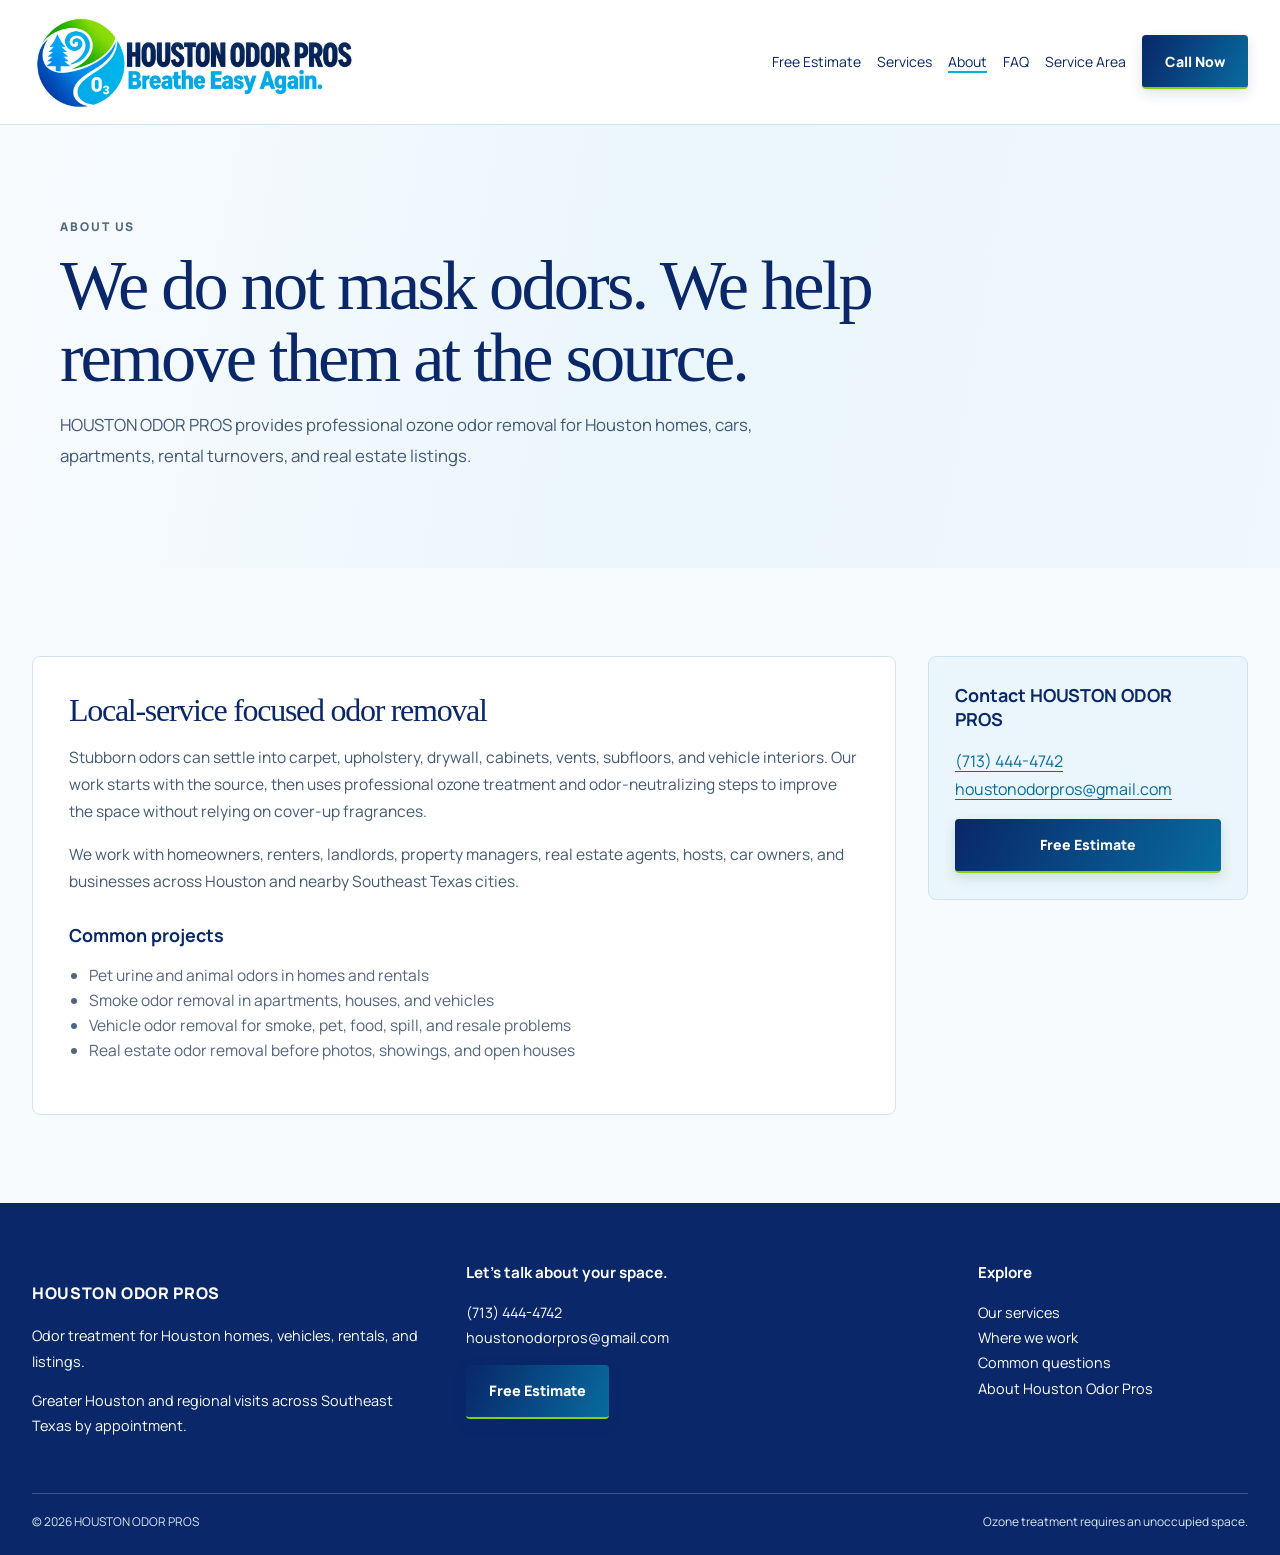
<file: about.html>
<!doctype html>
<html lang="en">
<head>
  <meta charset="utf-8"><meta name="viewport" content="width=device-width, initial-scale=1">
  <title>About HOUSTON ODOR PROS | Ozone Odor Removal Houston</title>
  <meta name="description" content="About HOUSTON ODOR PROS, a Houston odor removal business specializing in ozone treatment for homes, vehicles, rentals, and real estate listings.">
  <link rel="canonical" href="https://www.houstonodorpros.com/about">
  <meta property="og:title" content="About HOUSTON ODOR PROS | Ozone Odor Removal Houston">
  <meta property="og:description" content="About HOUSTON ODOR PROS, a Houston odor removal business specializing in ozone treatment for homes, vehicles, rentals, and real estate listings.">
  <meta property="og:type" content="website">
  <meta property="og:site_name" content="HOUSTON ODOR PROS">

  <link rel="preconnect" href="https://images.unsplash.com"><link rel="stylesheet" href="/styles.css">

<link rel="stylesheet" href="/texas.css?v=20261124">
<link rel="icon" type="image/x-icon" href="/assets/icons/favicon.ico?v=20261124">
<link rel="icon" type="image/png" sizes="32x32" href="/assets/icons/favicon-32.png?v=20261124">
<link rel="icon" type="image/png" sizes="192x192" href="/assets/icons/favicon-192.png?v=20261124">
<link rel="apple-touch-icon" sizes="180x180" href="/assets/icons/apple-touch-icon.png?v=20261124">
<link rel="stylesheet" href="https://fonts.googleapis.com/css2?family=Manrope:wght@400;600;700;800;900&display=swap">
  <meta property="og:url" content="https://www.houstonodorpros.com/about">
  <meta property="og:image" content="https://www.houstonodorpros.com/assets/houston-odor-pros-social-logo-20261124-v2.png">
  <meta property="og:image:secure_url" content="https://www.houstonodorpros.com/assets/houston-odor-pros-social-logo-20261124-v2.png">
  <meta property="og:image:type" content="image/png">
  <meta property="og:image:width" content="1200">
  <meta property="og:image:height" content="630">
  <meta property="og:image:alt" content="HOUSTON ODOR PROS full horizontal logo — navy business name, cyan Breathe Easy Again tagline, and green-and-blue O3 emblem.">
  <meta name="twitter:card" content="summary_large_image">
  <meta name="twitter:title" content="About HOUSTON ODOR PROS | Ozone Odor Removal Houston">
  <meta name="twitter:description" content="About HOUSTON ODOR PROS, a Houston odor removal business specializing in ozone treatment for homes, vehicles, rentals, and real estate listings.">
  <meta name="twitter:image" content="https://www.houstonodorpros.com/assets/houston-odor-pros-social-logo-20261124-v2.png">
  <meta name="twitter:image:alt" content="HOUSTON ODOR PROS — Breathe Easy Again. Full horizontal business logo.">
</head>
<body>
  <header class="site-header">
  <div class="container nav">
    <a class="brand houston-brand" href="/" aria-label="Houston Odor Pros home"><img class="full-logo" src="/assets/houston-wordmark-nature.png" alt="Houston Odor Pros — Breathe Easy Again" width="300" height="100"></a>
    <button class="menu-toggle" type="button" aria-label="Open menu" aria-expanded="false" aria-controls="main-navigation"><span></span><span></span><span></span></button>
    <nav class="nav-links" id="main-navigation" aria-label="Main navigation">
      <a class="mobile-home" href="/">Home</a>
      <a href="/odor-removal-houston">Free Estimate</a>
      <a href="/services">Services</a>
      <a href="/about" aria-current="page">About</a>
      <a href="/faq">FAQ</a>
      <a href="/service-area">Service Area</a>
      <a class="btn btn-primary" href="tel:+17134444742">Call Now<span class="sr-only">: (713) 444-4742</span></a>
    </nav>
  </div>
</header>
  <main>
    <section class="page-hero" style="--hero-image:url('https://images.unsplash.com/photo-1600566753190-17f0baa2a6c3?auto=format&fit=crop&w=1800&q=72')"><div class="container"><p class="eyebrow">About us</p><h1>We do not mask odors. We help remove them at the source.</h1><p class="lead">HOUSTON ODOR PROS provides professional ozone odor removal for Houston homes, cars, apartments, rental turnovers, and real estate listings.</p></div></section>
    <section><div class="container content-grid"><article class="content-card"><h2>Local-service focused odor removal</h2><p>Stubborn odors can settle into carpet, upholstery, drywall, cabinets, vents, subfloors, and vehicle interiors. Our work starts with the source, then uses professional ozone treatment and odor-neutralizing steps to improve the space without relying on cover-up fragrances.</p><p>We work with homeowners, renters, landlords, property managers, real estate agents, hosts, car owners, and businesses across Houston and nearby Southeast Texas cities.</p><h3>Common projects</h3><ul class="bullets"><li>Pet urine and animal odors in homes and rentals</li><li>Smoke odor removal in apartments, houses, and vehicles</li><li>Vehicle odor removal for smoke, pet, food, spill, and resale problems</li><li>Real estate odor removal before photos, showings, and open houses</li></ul></article><aside class="side-box"><h3>Contact HOUSTON ODOR PROS</h3><p><a href="tel:+17134444742">(713) 444-4742</a><br><a href="mailto:houstonodorpros@gmail.com">houstonodorpros@gmail.com</a></p><a class="btn btn-primary" href="/odor-removal-houston">Free Estimate</a></aside></div></section>
  </main>
  <footer class="site-footer">
  <div class="container footer-grid">
    <div><p class="footer-name">HOUSTON ODOR PROS</p><p>Odor treatment for Houston homes, vehicles, rentals, and listings.</p><p>Greater Houston and regional visits across Southeast Texas by appointment.</p></div>
    <div><h3>Let’s talk about your space.</h3><p><a href="tel:+17134444742">(713) 444-4742</a><br><a href="mailto:houstonodorpros@gmail.com">houstonodorpros@gmail.com</a></p><a class="btn btn-primary" href="/odor-removal-houston">Free Estimate</a></div>
    <div><h3>Explore</h3><p><a href="/services">Our services</a><br><a href="/service-area">Where we work</a><br><a href="/faq">Common questions</a><br><a href="/about">About Houston Odor Pros</a></p></div>
  </div>
  <div class="container footer-bottom"><span>© 2026 HOUSTON ODOR PROS</span><span>Ozone treatment requires an unoccupied space.</span></div>
</footer>
  <script src="/site-config.js"></script><script src="/script.js?v=20261124-visitors-1"></script>
</body>
</html>
</file>
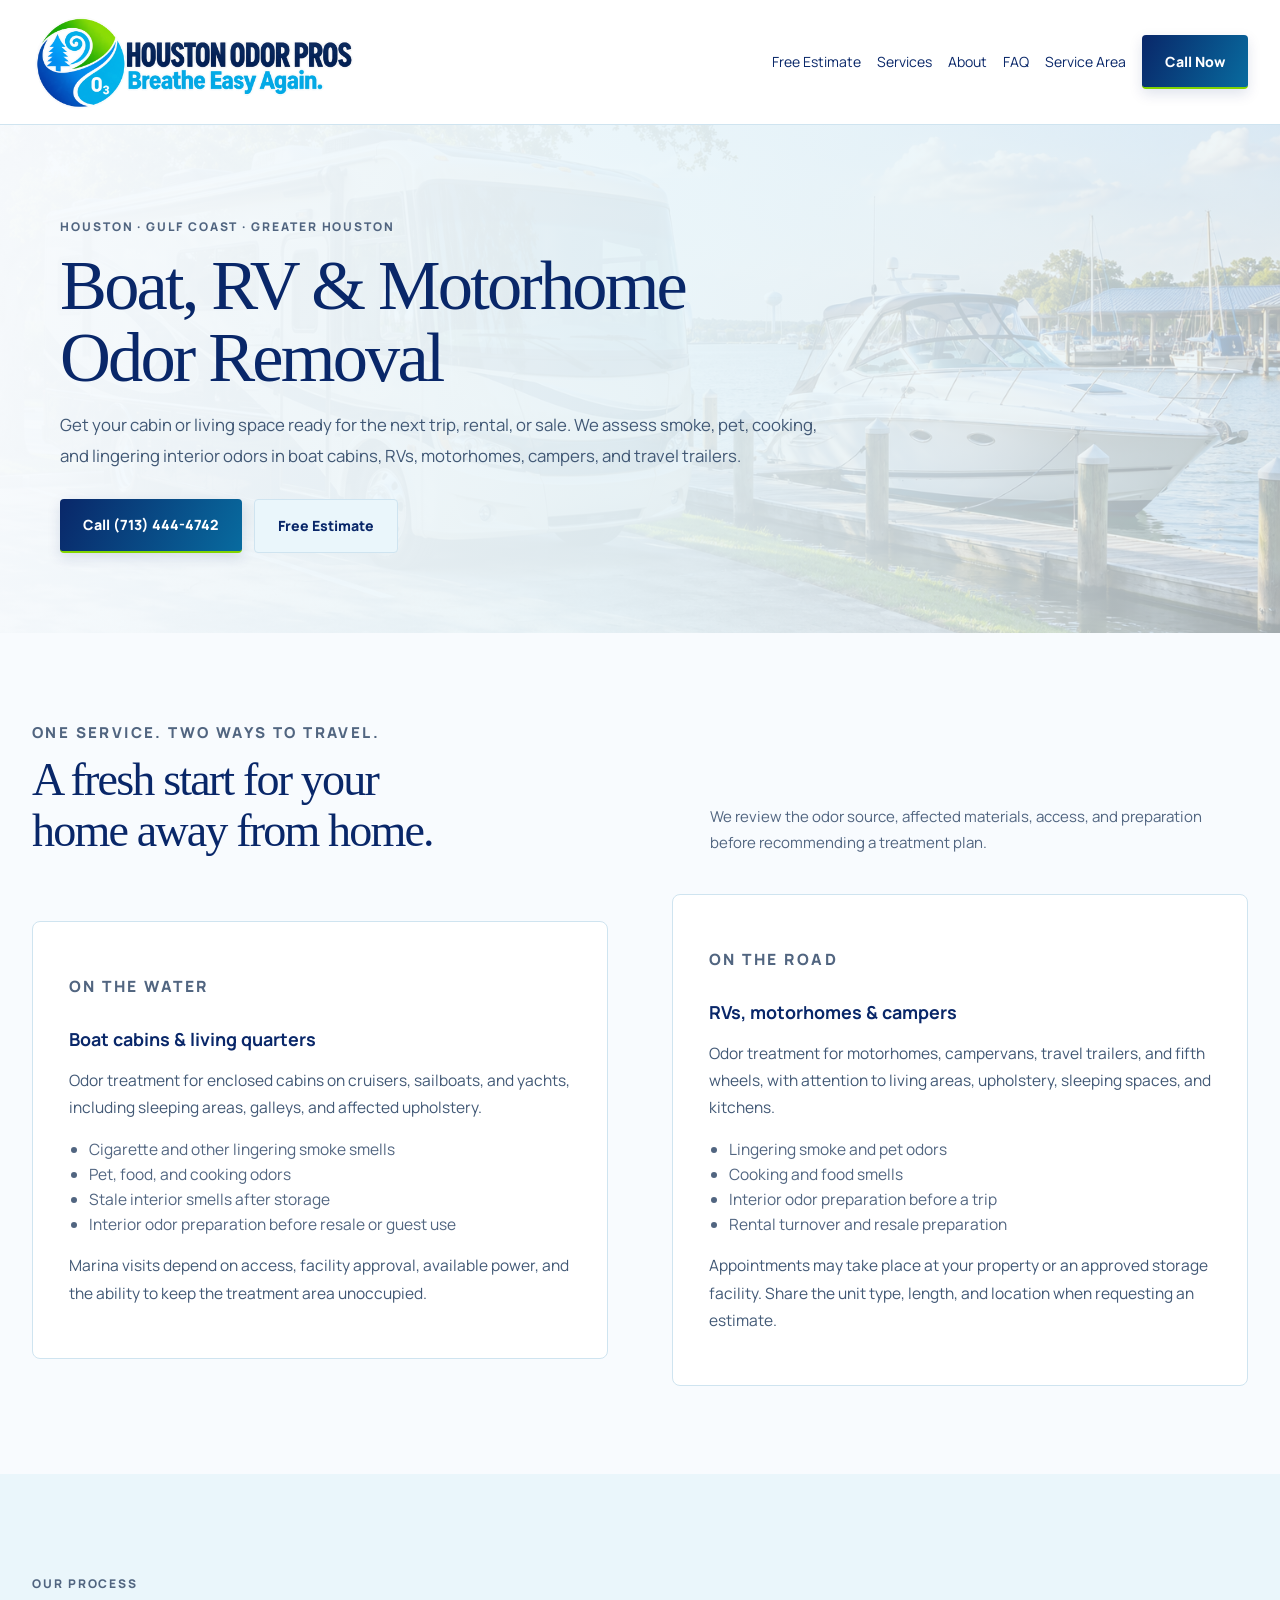
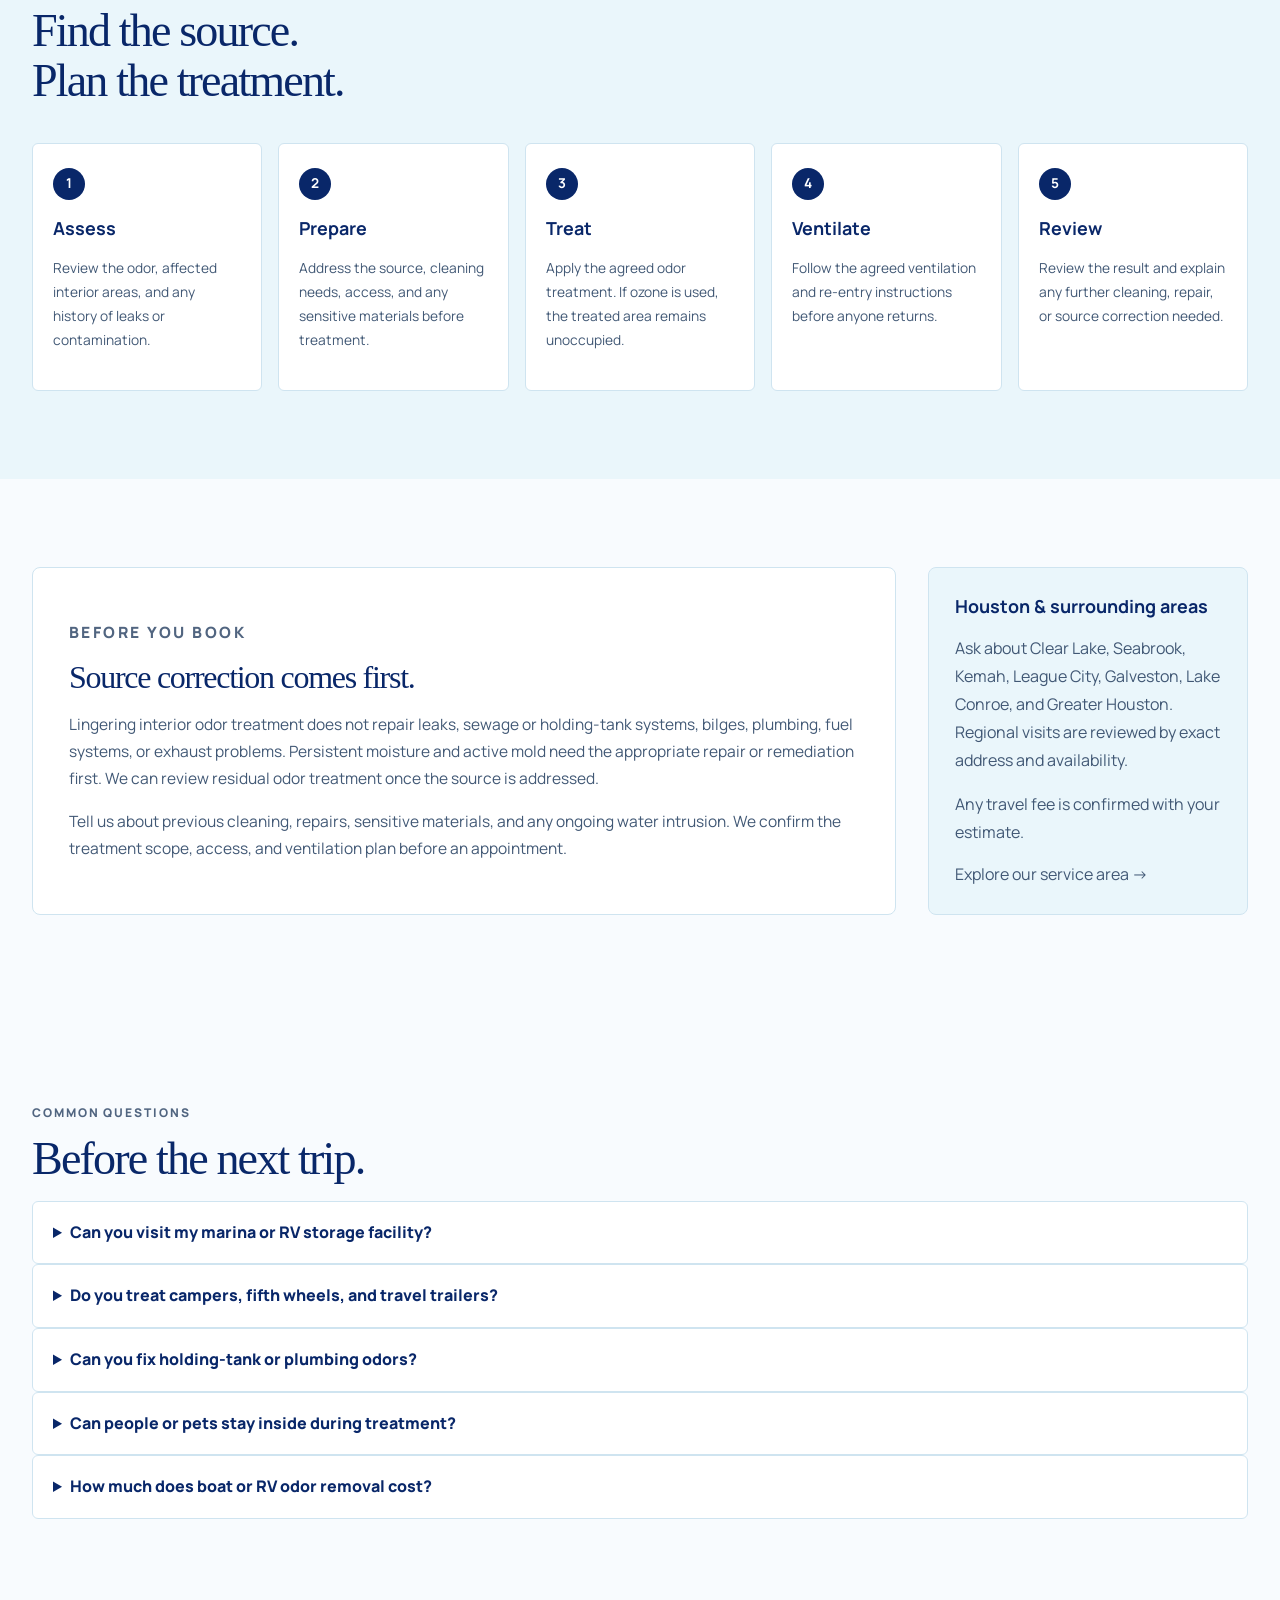
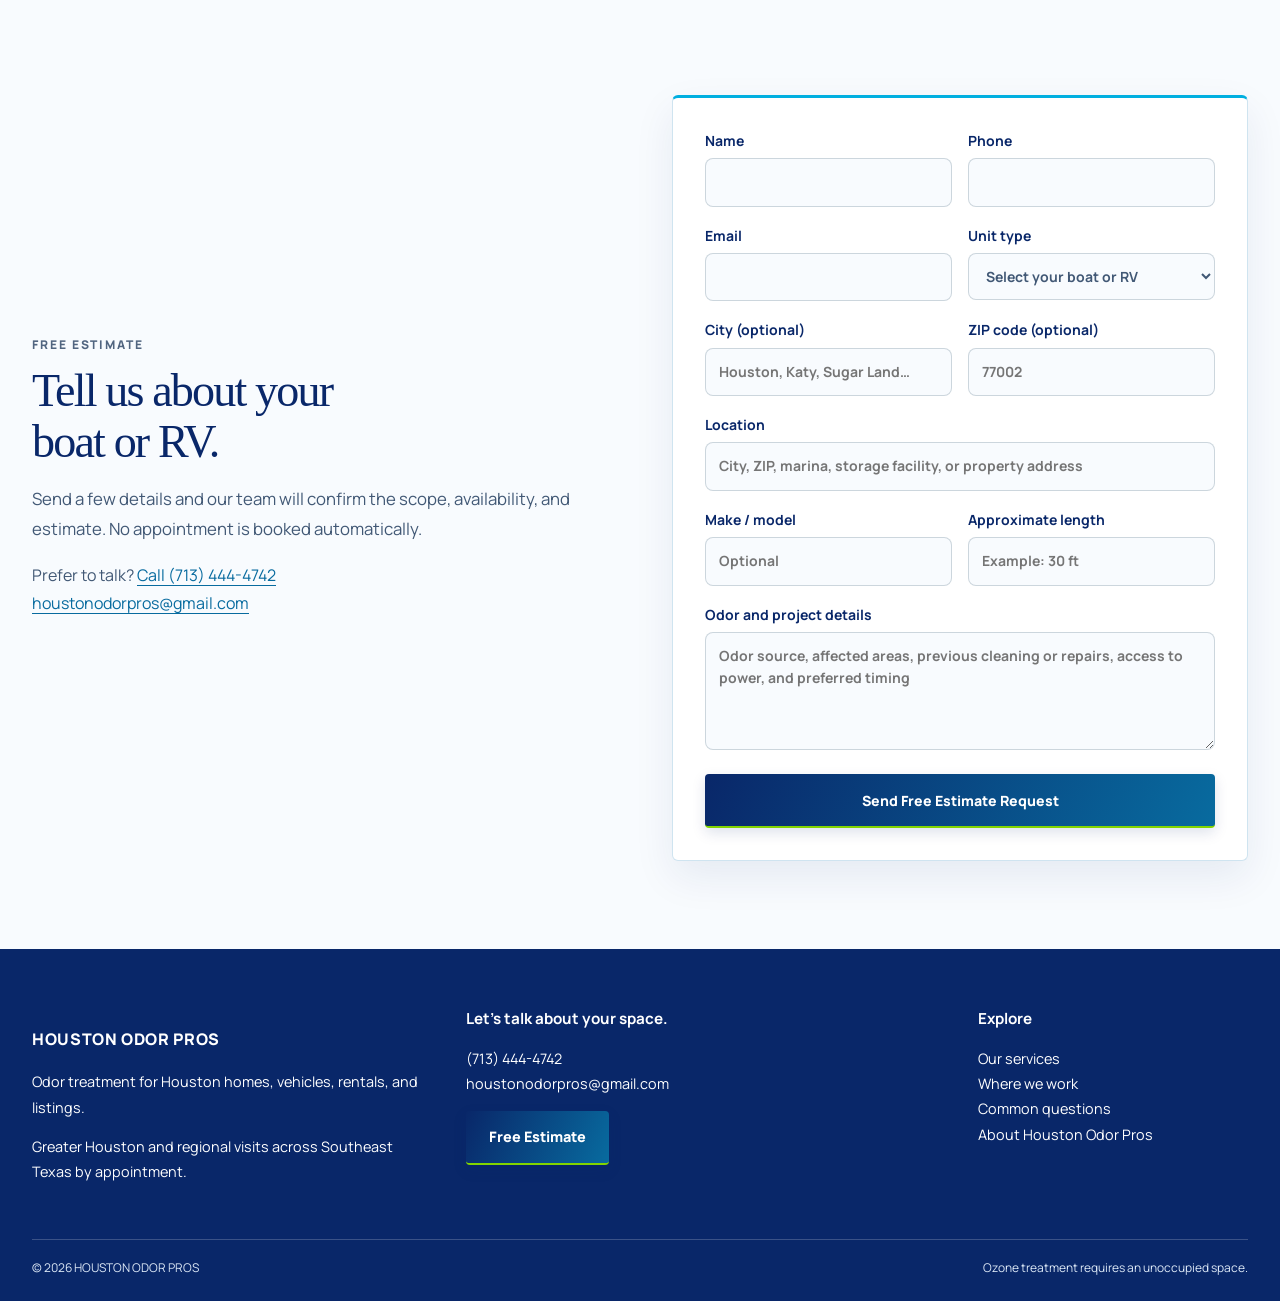
<file: boat-rv-odor-removal-houston.html>
<!doctype html><html lang="en"><head><meta charset="utf-8"><meta name="viewport" content="width=device-width, initial-scale=1"><title>Boat, RV &amp; Motorhome Odor Removal Houston</title><meta name="description" content="Mobile boat cabin, RV, motorhome, camper, and travel trailer odor removal in Houston. Smoke, pet, cooking, and lingering interior odors. Request a free estimate."><link rel="canonical" href="https://www.houstonodorpros.com/boat-rv-odor-removal-houston">
  <meta property="og:title" content="Boat, RV &amp; Motorhome Odor Removal Houston">
  <meta property="og:description" content="Mobile boat cabin, RV, motorhome, camper, and travel trailer odor removal in Houston. Smoke, pet, cooking, and lingering interior odors. Request a free estimate.">
  <meta property="og:type" content="website">
  <meta property="og:site_name" content="HOUSTON ODOR PROS">

  <link rel="stylesheet" href="/styles.css">
<link rel="stylesheet" href="/texas.css?v=20261124">
<script type="application/ld+json">{"@context": "https://schema.org", "@type": "Service", "name": "Boat, RV & Motorhome Odor Removal Houston", "serviceType": "Boat, RV & Motorhome Odor Removal", "url": "https://www.houstonodorpros.com/boat-rv-odor-removal-houston", "description": "Mobile boat cabin, RV, motorhome, camper, and travel trailer odor removal in Houston. Smoke, pet, cooking, and lingering interior odors. Request a free estimate.", "areaServed": {"@type": "City", "name": "Houston"}, "provider": {"@type": "LocalBusiness", "name": "HOUSTON ODOR PROS", "telephone": "+17134444742", "email": "houstonodorpros@gmail.com", "url": "https://www.houstonodorpros.com/"}}</script>
<link rel="icon" type="image/x-icon" href="/assets/icons/favicon.ico?v=20261124">
<link rel="icon" type="image/png" sizes="32x32" href="/assets/icons/favicon-32.png?v=20261124">
<link rel="icon" type="image/png" sizes="192x192" href="/assets/icons/favicon-192.png?v=20261124">
<link rel="apple-touch-icon" sizes="180x180" href="/assets/icons/apple-touch-icon.png?v=20261124">
<link rel="stylesheet" href="https://fonts.googleapis.com/css2?family=Manrope:wght@400;600;700;800;900&display=swap">
  <meta property="og:url" content="https://www.houstonodorpros.com/boat-rv-odor-removal-houston">
  <meta property="og:image" content="https://www.houstonodorpros.com/assets/houston-odor-pros-social-logo-20261124-v2.png">
  <meta property="og:image:secure_url" content="https://www.houstonodorpros.com/assets/houston-odor-pros-social-logo-20261124-v2.png">
  <meta property="og:image:type" content="image/png">
  <meta property="og:image:width" content="1200">
  <meta property="og:image:height" content="630">
  <meta property="og:image:alt" content="HOUSTON ODOR PROS full horizontal logo — navy business name, cyan Breathe Easy Again tagline, and green-and-blue O3 emblem.">
  <meta name="twitter:card" content="summary_large_image">
  <meta name="twitter:title" content="Boat, RV &amp; Motorhome Odor Removal Houston">
  <meta name="twitter:description" content="Mobile boat cabin, RV, motorhome, camper, and travel trailer odor removal in Houston. Smoke, pet, cooking, and lingering interior odors. Request a free estimate.">
  <meta name="twitter:image" content="https://www.houstonodorpros.com/assets/houston-odor-pros-social-logo-20261124-v2.png">
  <meta name="twitter:image:alt" content="HOUSTON ODOR PROS — Breathe Easy Again. Full horizontal business logo.">
</head><body><header class="site-header">
  <div class="container nav">
    <a class="brand houston-brand" href="/" aria-label="Houston Odor Pros home"><img class="full-logo" src="/assets/houston-wordmark-nature.png" alt="Houston Odor Pros — Breathe Easy Again" width="300" height="100"></a>
    <button class="menu-toggle" type="button" aria-label="Open menu" aria-expanded="false" aria-controls="main-navigation"><span></span><span></span><span></span></button>
    <nav class="nav-links" id="main-navigation" aria-label="Main navigation">
      <a class="mobile-home" href="/">Home</a>
      <a href="/odor-removal-houston">Free Estimate</a>
      <a href="/services">Services</a>
      <a href="/about">About</a>
      <a href="/faq">FAQ</a>
      <a href="/service-area">Service Area</a>
      <a class="btn btn-primary" href="tel:+17134444742">Call Now<span class="sr-only">: (713) 444-4742</span></a>
    </nav>
  </div>
</header><main>
<section class="page-hero boat-rv-hero" style="--hero-image:url('/assets/boat-rv-marina.png')"><div class="container"><p class="eyebrow">Houston · Gulf Coast · Greater Houston</p><h1>Boat, RV &amp; Motorhome<br>Odor Removal</h1><p class="lead">Get your cabin or living space ready for the next trip, rental, or sale. We assess smoke, pet, cooking, and lingering interior odors in boat cabins, RVs, motorhomes, campers, and travel trailers.</p><div class="action-row"><a class="btn btn-primary" href="tel:+17134444742">Call (713) 444-4742</a><a class="btn btn-ghost" href="#estimate">Free Estimate</a></div></div></section>
<section><div class="container"><div class="section-head"><div><p class="eyebrow">One service. Two ways to travel.</p><h2>A fresh start for your<br>home away from home.</h2></div><p>We review the odor source, affected materials, access, and preparation before recommending a treatment plan.</p></div><div class="split">
<article class="content-card"><p class="eyebrow">On the water</p><h3>Boat cabins &amp; living quarters</h3><p>Odor treatment for enclosed cabins on cruisers, sailboats, and yachts, including sleeping areas, galleys, and affected upholstery.</p><ul class="bullets"><li>Cigarette and other lingering smoke smells</li><li>Pet, food, and cooking odors</li><li>Stale interior smells after storage</li><li>Interior odor preparation before resale or guest use</li></ul><p>Marina visits depend on access, facility approval, available power, and the ability to keep the treatment area unoccupied.</p></article>
<article class="content-card"><p class="eyebrow">On the road</p><h3>RVs, motorhomes &amp; campers</h3><p>Odor treatment for motorhomes, campervans, travel trailers, and fifth wheels, with attention to living areas, upholstery, sleeping spaces, and kitchens.</p><ul class="bullets"><li>Lingering smoke and pet odors</li><li>Cooking and food smells</li><li>Interior odor preparation before a trip</li><li>Rental turnover and resale preparation</li></ul><p>Appointments may take place at your property or an approved storage facility. Share the unit type, length, and location when requesting an estimate.</p></article>
</div></div></section>
<section class="process-band"><div class="container"><p class="eyebrow">Our process</p><h2>Find the source.<br>Plan the treatment.</h2><div class="steps"><div class="step"><strong>1</strong><h3>Assess</h3><p>Review the odor, affected interior areas, and any history of leaks or contamination.</p></div><div class="step"><strong>2</strong><h3>Prepare</h3><p>Address the source, cleaning needs, access, and any sensitive materials before treatment.</p></div><div class="step"><strong>3</strong><h3>Treat</h3><p>Apply the agreed odor treatment. If ozone is used, the treated area remains unoccupied.</p></div><div class="step"><strong>4</strong><h3>Ventilate</h3><p>Follow the agreed ventilation and re-entry instructions before anyone returns.</p></div><div class="step"><strong>5</strong><h3>Review</h3><p>Review the result and explain any further cleaning, repair, or source correction needed.</p></div></div></div></section>
<section><div class="container content-grid"><article class="content-card"><p class="eyebrow">Before you book</p><h2>Source correction comes first.</h2><p>Lingering interior odor treatment does not repair leaks, sewage or holding-tank systems, bilges, plumbing, fuel systems, or exhaust problems. Persistent moisture and active mold need the appropriate repair or remediation first. We can review residual odor treatment once the source is addressed.</p><p>Tell us about previous cleaning, repairs, sensitive materials, and any ongoing water intrusion. We confirm the treatment scope, access, and ventilation plan before an appointment.</p></article><aside class="side-box"><h3>Houston &amp; surrounding areas</h3><p>Ask about Clear Lake, Seabrook, Kemah, League City, Galveston, Lake Conroe, and Greater Houston. Regional visits are reviewed by exact address and availability.</p><p>Any travel fee is confirmed with your estimate.</p><a href="/service-area">Explore our service area →</a></aside></div></section>
<section><div class="container"><p class="eyebrow">Common questions</p><h2>Before the next trip.</h2>
<details><summary>Can you visit my marina or RV storage facility?</summary><p>We review mobile visits individually. We need facility permission where applicable, safe access, suitable power, and a treatment area that can remain unoccupied. Send the marina or storage location when requesting your estimate.</p></details>
<details><summary>Do you treat campers, fifth wheels, and travel trailers?</summary><p>Yes. Our combined service covers RVs, motorhomes, campervans, travel trailers, and fifth wheels, along with enclosed boat cabins.</p></details>
<details><summary>Can you fix holding-tank or plumbing odors?</summary><p>We treat lingering interior odors after the source is addressed. Holding-tank, plumbing, bilge, fuel, or exhaust problems need the appropriate service or repair first.</p></details>
<details><summary>Can people or pets stay inside during treatment?</summary><p>If ozone is used, people, pets, and plants must be out of the treated area. We explain preparation, ventilation, and re-entry instructions before the appointment.</p></details>
<details><summary>How much does boat or RV odor removal cost?</summary><p>Complete the Free Estimate form below. Our team will review the unit type, length, affected areas, odor source, preparation, and access before providing a personalized quote. The chatbot does not calculate prices.</p></details>
</div></section>
<section id="estimate"><div class="container split"><div><p class="eyebrow">Free estimate</p><h2>Tell us about your<br>boat or RV.</h2><p class="lead">Send a few details and our team will confirm the scope, availability, and estimate. No appointment is booked automatically.</p><p>Prefer to talk? <a href="tel:+17134444742">Call (713) 444-4742</a><br><a href="mailto:houstonodorpros@gmail.com">houstonodorpros@gmail.com</a></p></div><div class="form-wrap"><form class="estimate-form" aria-label="Boat and RV free estimate form"><input type="hidden" name="Service" value="Boat / RV / motorhome odor removal"><label>Name<input name="Name" autocomplete="name" required></label><label>Phone<input name="Phone" type="tel" autocomplete="tel" required></label><label>Email<input name="Email" type="email" autocomplete="email"></label><label>Unit type<select name="Unit type" required><option value="">Select your boat or RV</option><option>Boat cabin / yacht</option><option>RV / motorhome</option><option>Campervan</option><option>Travel trailer / fifth wheel</option></select></label><label>City (optional)<input name="City" autocomplete="address-level2" placeholder="Houston, Katy, Sugar Land…" maxlength="64"></label><label>ZIP code (optional)<input name="ZIP" autocomplete="postal-code" inputmode="numeric" pattern="[0-9]{5}(-[0-9]{4})?" maxlength="10" placeholder="77002"></label><label class="wide">Location<input name="Location" placeholder="City, ZIP, marina, storage facility, or property address" required></label><label>Make / model<input name="Make / model" placeholder="Optional"></label><label>Approximate length<input name="Approximate length" placeholder="Example: 30 ft"></label><label class="wide">Odor and project details<textarea name="Message" placeholder="Odor source, affected areas, previous cleaning or repairs, access to power, and preferred timing" required></textarea></label><button class="btn btn-primary wide" type="submit">Send Free Estimate Request</button></form></div></div></section>
</main><footer class="site-footer">
  <div class="container footer-grid">
    <div><p class="footer-name">HOUSTON ODOR PROS</p><p>Odor treatment for Houston homes, vehicles, rentals, and listings.</p><p>Greater Houston and regional visits across Southeast Texas by appointment.</p></div>
    <div><h3>Let’s talk about your space.</h3><p><a href="tel:+17134444742">(713) 444-4742</a><br><a href="mailto:houstonodorpros@gmail.com">houstonodorpros@gmail.com</a></p><a class="btn btn-primary" href="/odor-removal-houston">Free Estimate</a></div>
    <div><h3>Explore</h3><p><a href="/services">Our services</a><br><a href="/service-area">Where we work</a><br><a href="/faq">Common questions</a><br><a href="/about">About Houston Odor Pros</a></p></div>
  </div>
  <div class="container footer-bottom"><span>© 2026 HOUSTON ODOR PROS</span><span>Ozone treatment requires an unoccupied space.</span></div>
</footer><script src="/site-config.js"></script><script src="/script.js?v=20261124-visitors-1"></script></body></html>
</file>
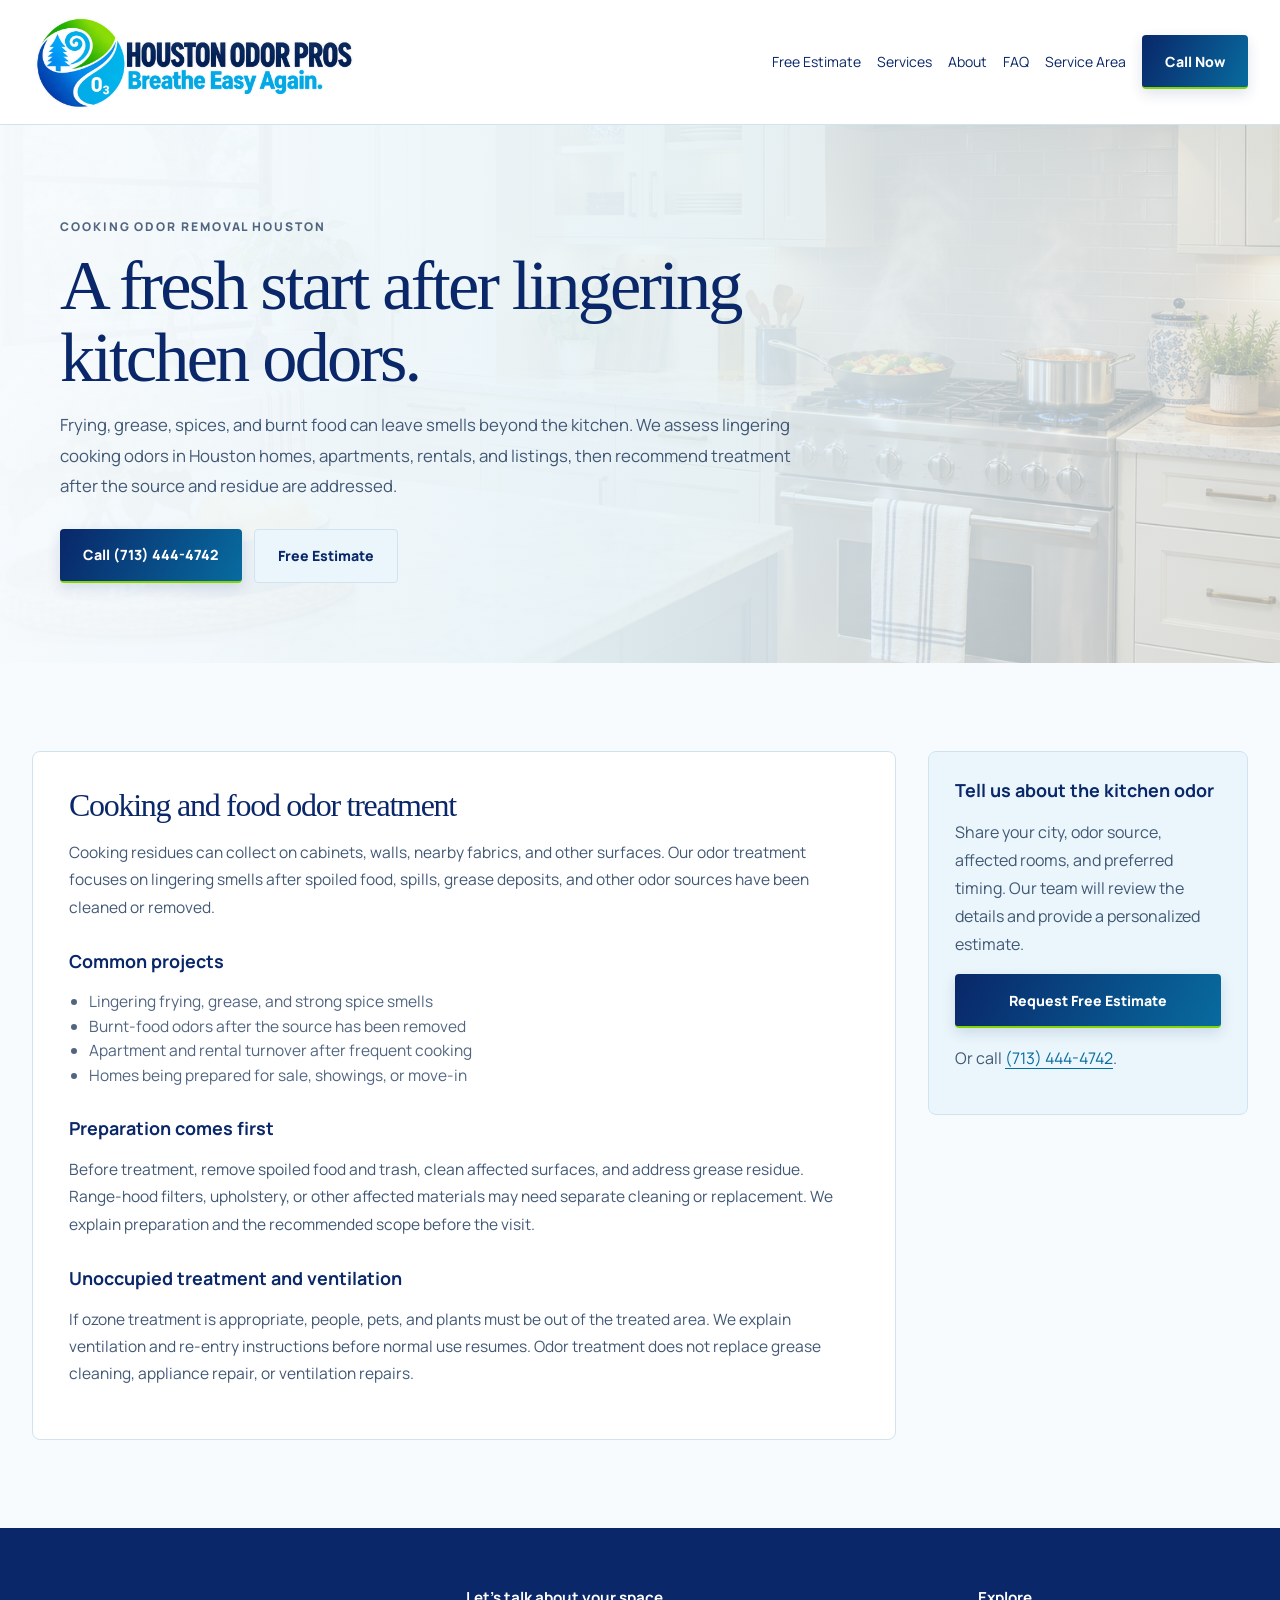
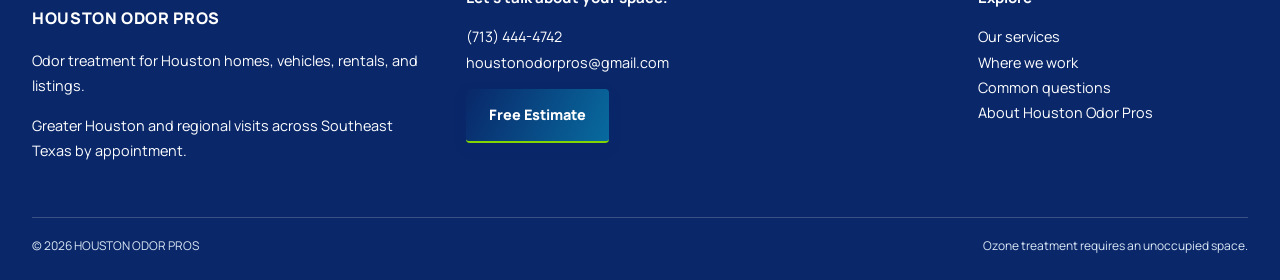
<file: cooking-odor-removal-houston.html>
<!doctype html><html lang="en"><head><meta charset="utf-8"><meta name="viewport" content="width=device-width, initial-scale=1"><title>Cooking Odor Removal Houston | Kitchen & Food Odors</title><meta name="description" content="Cooking odor removal in Houston for lingering food, frying, grease, spice, and burnt-food smells in homes, apartments, and rental properties."><link rel="canonical" href="https://www.houstonodorpros.com/cooking-odor-removal-houston">
  <meta property="og:title" content="Cooking Odor Removal Houston | Kitchen & Food Odors">
  <meta property="og:description" content="Cooking odor removal in Houston for lingering food, frying, grease, spice, and burnt-food smells in homes, apartments, and rental properties.">
  <meta property="og:type" content="website">
  <meta property="og:site_name" content="HOUSTON ODOR PROS">

  <link rel="stylesheet" href="/styles.css">
<link rel="stylesheet" href="/texas.css?v=20261124">
<link rel="icon" type="image/x-icon" href="/assets/icons/favicon.ico?v=20261124">
<link rel="icon" type="image/png" sizes="32x32" href="/assets/icons/favicon-32.png?v=20261124">
<link rel="icon" type="image/png" sizes="192x192" href="/assets/icons/favicon-192.png?v=20261124">
<link rel="apple-touch-icon" sizes="180x180" href="/assets/icons/apple-touch-icon.png?v=20261124">
<link rel="stylesheet" href="https://fonts.googleapis.com/css2?family=Manrope:wght@400;600;700;800;900&display=swap">
  <meta property="og:url" content="https://www.houstonodorpros.com/cooking-odor-removal-houston">
  <meta property="og:image" content="https://www.houstonodorpros.com/assets/houston-odor-pros-social-logo-20261124-v2.png">
  <meta property="og:image:secure_url" content="https://www.houstonodorpros.com/assets/houston-odor-pros-social-logo-20261124-v2.png">
  <meta property="og:image:type" content="image/png">
  <meta property="og:image:width" content="1200">
  <meta property="og:image:height" content="630">
  <meta property="og:image:alt" content="HOUSTON ODOR PROS full horizontal logo — navy business name, cyan Breathe Easy Again tagline, and green-and-blue O3 emblem.">
  <meta name="twitter:card" content="summary_large_image">
  <meta name="twitter:title" content="Cooking Odor Removal Houston | Kitchen &amp; Food Odors">
  <meta name="twitter:description" content="Cooking odor removal in Houston for lingering food, frying, grease, spice, and burnt-food smells in homes, apartments, and rental properties.">
  <meta name="twitter:image" content="https://www.houstonodorpros.com/assets/houston-odor-pros-social-logo-20261124-v2.png">
  <meta name="twitter:image:alt" content="HOUSTON ODOR PROS — Breathe Easy Again. Full horizontal business logo.">
</head><body><header class="site-header">
  <div class="container nav">
    <a class="brand houston-brand" href="/" aria-label="Houston Odor Pros home"><img class="full-logo" src="/assets/houston-wordmark-nature.png" alt="Houston Odor Pros — Breathe Easy Again" width="300" height="100"></a>
    <button class="menu-toggle" type="button" aria-label="Open menu" aria-expanded="false" aria-controls="main-navigation"><span></span><span></span><span></span></button>
    <nav class="nav-links" id="main-navigation" aria-label="Main navigation">
      <a class="mobile-home" href="/">Home</a>
      <a href="/odor-removal-houston">Free Estimate</a>
      <a href="/services">Services</a>
      <a href="/about">About</a>
      <a href="/faq">FAQ</a>
      <a href="/service-area">Service Area</a>
      <a class="btn btn-primary" href="tel:+17134444742">Call Now<span class="sr-only">: (713) 444-4742</span></a>
    </nav>
  </div>
</header><main><section class="page-hero" style="--hero-image:url('/assets/cooking-kitchen-stove.png')"><div class="container"><p class="eyebrow">Cooking odor removal Houston</p><h1>A fresh start after lingering kitchen odors.</h1><p class="lead">Frying, grease, spices, and burnt food can leave smells beyond the kitchen. We assess lingering cooking odors in Houston homes, apartments, rentals, and listings, then recommend treatment after the source and residue are addressed.</p><div class="action-row"><a class="btn btn-primary" href="tel:+17134444742">Call (713) 444-4742</a><a class="btn btn-ghost" href="/odor-removal-houston">Free Estimate</a></div></div></section>
<section><div class="container content-grid"><article class="content-card"><h2>Cooking and food odor treatment</h2><p>Cooking residues can collect on cabinets, walls, nearby fabrics, and other surfaces. Our odor treatment focuses on lingering smells after spoiled food, spills, grease deposits, and other odor sources have been cleaned or removed.</p><h3>Common projects</h3><ul class="bullets"><li>Lingering frying, grease, and strong spice smells</li><li>Burnt-food odors after the source has been removed</li><li>Apartment and rental turnover after frequent cooking</li><li>Homes being prepared for sale, showings, or move-in</li></ul><h3>Preparation comes first</h3><p>Before treatment, remove spoiled food and trash, clean affected surfaces, and address grease residue. Range-hood filters, upholstery, or other affected materials may need separate cleaning or replacement. We explain preparation and the recommended scope before the visit.</p><h3>Unoccupied treatment and ventilation</h3><p>If ozone treatment is appropriate, people, pets, and plants must be out of the treated area. We explain ventilation and re-entry instructions before normal use resumes. Odor treatment does not replace grease cleaning, appliance repair, or ventilation repairs.</p></article><aside class="side-box"><h3>Tell us about the kitchen odor</h3><p>Share your city, odor source, affected rooms, and preferred timing. Our team will review the details and provide a personalized estimate.</p><a class="btn btn-primary" href="/odor-removal-houston">Request Free Estimate</a><p>Or call <a href="tel:+17134444742">(713) 444-4742</a>.</p></aside></div></section></main><footer class="site-footer">
  <div class="container footer-grid">
    <div><p class="footer-name">HOUSTON ODOR PROS</p><p>Odor treatment for Houston homes, vehicles, rentals, and listings.</p><p>Greater Houston and regional visits across Southeast Texas by appointment.</p></div>
    <div><h3>Let’s talk about your space.</h3><p><a href="tel:+17134444742">(713) 444-4742</a><br><a href="mailto:houstonodorpros@gmail.com">houstonodorpros@gmail.com</a></p><a class="btn btn-primary" href="/odor-removal-houston">Free Estimate</a></div>
    <div><h3>Explore</h3><p><a href="/services">Our services</a><br><a href="/service-area">Where we work</a><br><a href="/faq">Common questions</a><br><a href="/about">About Houston Odor Pros</a></p></div>
  </div>
  <div class="container footer-bottom"><span>© 2026 HOUSTON ODOR PROS</span><span>Ozone treatment requires an unoccupied space.</span></div>
</footer><script src="/site-config.js"></script><script src="/script.js?v=20261124-visitors-1"></script></body></html>
</file>
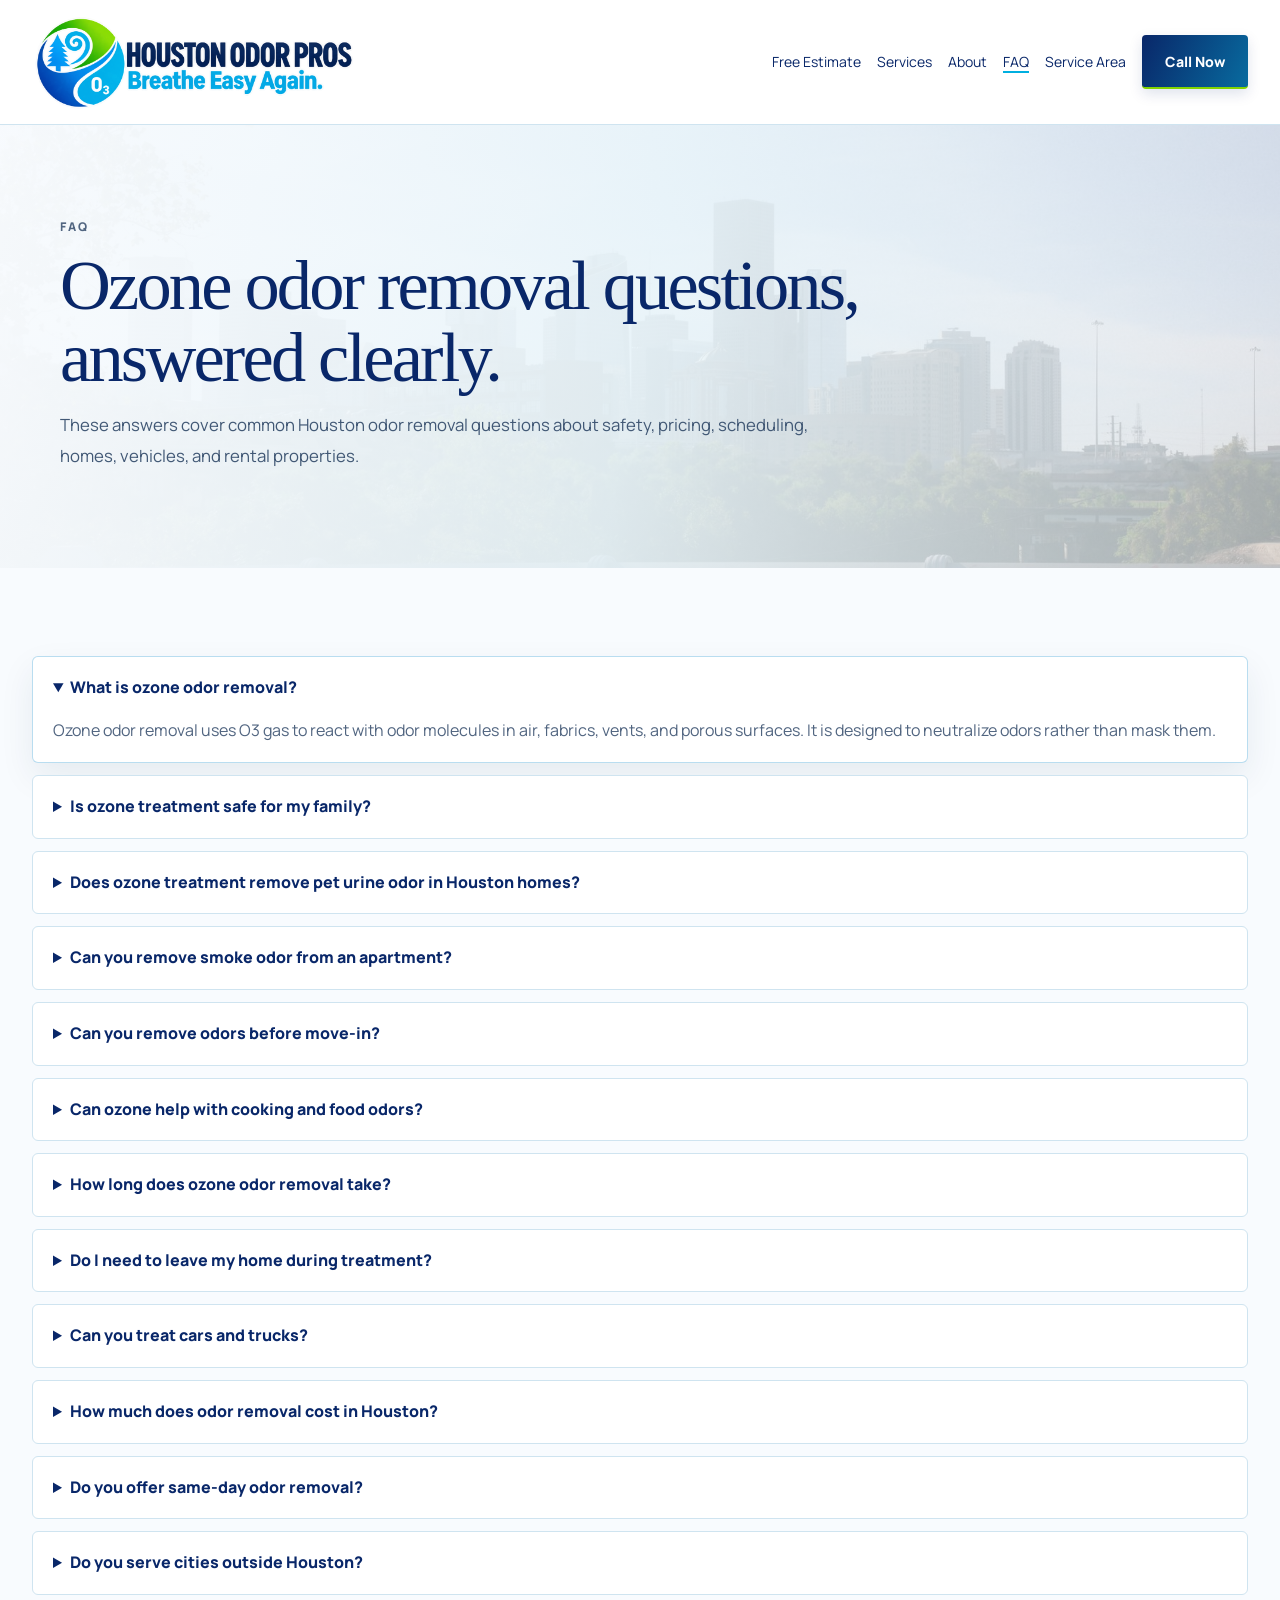
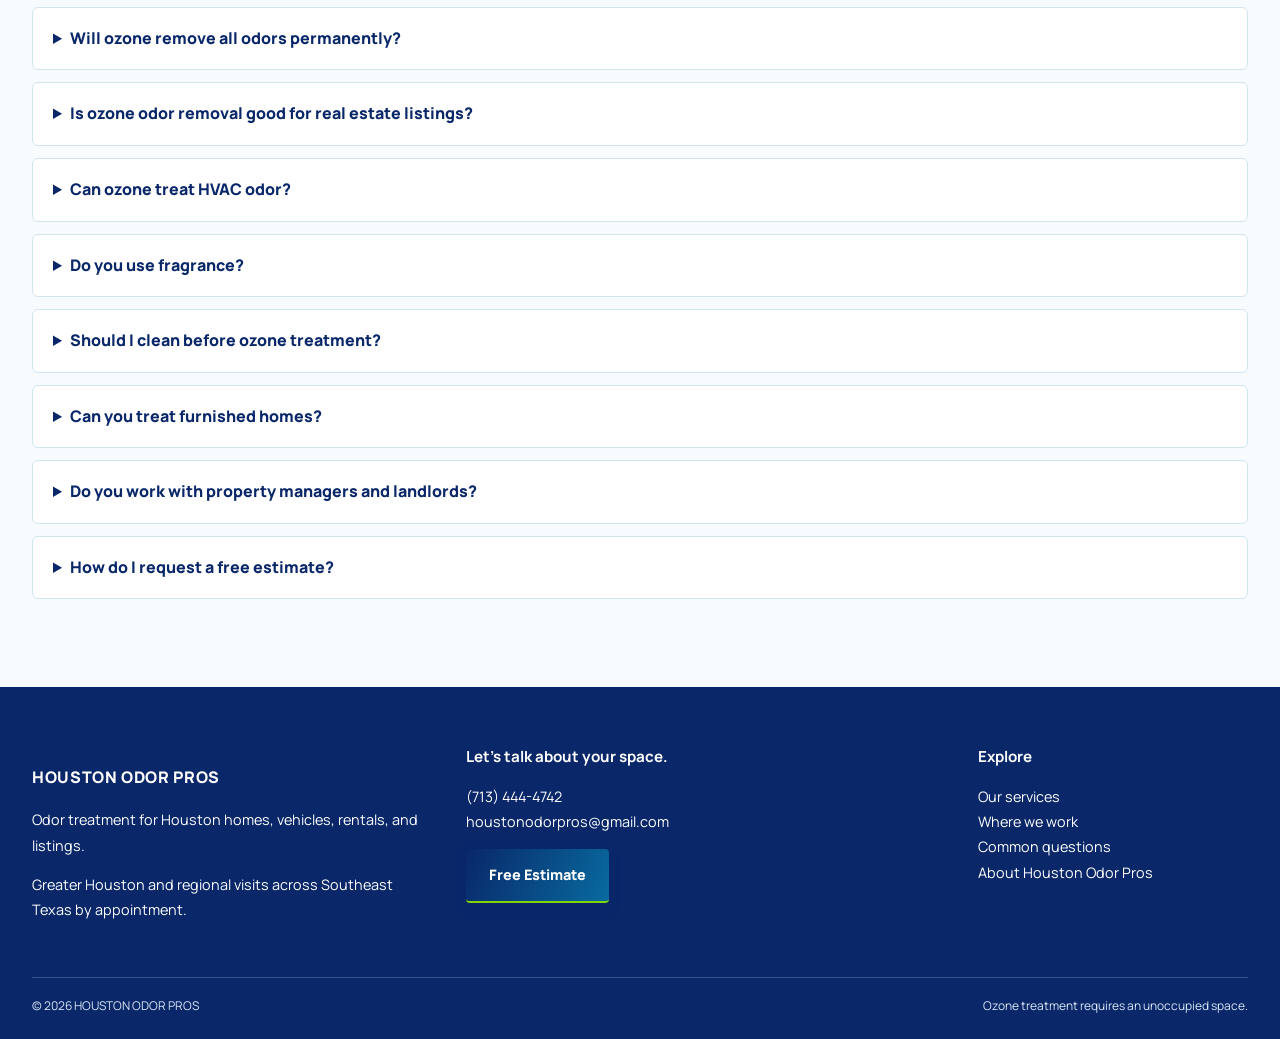
<file: faq.html>
<!doctype html>
<html lang="en">
<head>
  <meta charset="utf-8"><meta name="viewport" content="width=device-width, initial-scale=1">
  <title>Ozone Odor Removal FAQ | HOUSTON ODOR PROS Houston</title>
  <meta name="description" content="20 answers to common questions about ozone odor removal in Houston, including pet odor, smoke odor, vehicles, pricing, scheduling, and safety.">
  <link rel="canonical" href="https://www.houstonodorpros.com/faq">
  <meta property="og:title" content="Ozone Odor Removal FAQ | HOUSTON ODOR PROS Houston">
  <meta property="og:description" content="20 answers to common questions about ozone odor removal in Houston, including pet odor, smoke odor, vehicles, pricing, scheduling, and safety.">
  <meta property="og:type" content="website">
  <meta property="og:site_name" content="HOUSTON ODOR PROS">

  <link rel="stylesheet" href="/styles.css">
  <script type="application/ld+json">{"@context": "https://schema.org", "@type": "FAQPage", "mainEntity": [{"@type": "Question", "name": "What is ozone odor removal?", "acceptedAnswer": {"@type": "Answer", "text": "Ozone odor removal uses O3 gas to react with odor molecules in an unoccupied space, helping neutralize smells instead of covering them with fragrance."}}, {"@type": "Question", "name": "Is ozone treatment safe?", "acceptedAnswer": {"@type": "Answer", "text": "People, pets, and plants must leave the treated area during ozone treatment. After the service, the area is ventilated before normal use resumes."}}, {"@type": "Question", "name": "Does ozone remove pet urine odor?", "acceptedAnswer": {"@type": "Answer", "text": "Ozone can help neutralize pet odor in air and porous materials, but heavy urine contamination may also need cleaning, sealing, or material replacement."}}, {"@type": "Question", "name": "Can ozone remove smoke odor from a house?", "acceptedAnswer": {"@type": "Answer", "text": "Ozone treatment can help reduce cigarette, cigar, cooking smoke, and some fire-related odors after source cleaning is complete."}}]}</script>

<link rel="stylesheet" href="/texas.css?v=20261124">
<link rel="icon" type="image/x-icon" href="/assets/icons/favicon.ico?v=20261124">
<link rel="icon" type="image/png" sizes="32x32" href="/assets/icons/favicon-32.png?v=20261124">
<link rel="icon" type="image/png" sizes="192x192" href="/assets/icons/favicon-192.png?v=20261124">
<link rel="apple-touch-icon" sizes="180x180" href="/assets/icons/apple-touch-icon.png?v=20261124">
<link rel="stylesheet" href="https://fonts.googleapis.com/css2?family=Manrope:wght@400;600;700;800;900&display=swap">
  <meta property="og:url" content="https://www.houstonodorpros.com/faq">
  <meta property="og:image" content="https://www.houstonodorpros.com/assets/houston-odor-pros-social-logo-20261124-v2.png">
  <meta property="og:image:secure_url" content="https://www.houstonodorpros.com/assets/houston-odor-pros-social-logo-20261124-v2.png">
  <meta property="og:image:type" content="image/png">
  <meta property="og:image:width" content="1200">
  <meta property="og:image:height" content="630">
  <meta property="og:image:alt" content="HOUSTON ODOR PROS full horizontal logo — navy business name, cyan Breathe Easy Again tagline, and green-and-blue O3 emblem.">
  <meta name="twitter:card" content="summary_large_image">
  <meta name="twitter:title" content="Ozone Odor Removal FAQ | HOUSTON ODOR PROS Houston">
  <meta name="twitter:description" content="20 answers to common questions about ozone odor removal in Houston, including pet odor, smoke odor, vehicles, pricing, scheduling, and safety.">
  <meta name="twitter:image" content="https://www.houstonodorpros.com/assets/houston-odor-pros-social-logo-20261124-v2.png">
  <meta name="twitter:image:alt" content="HOUSTON ODOR PROS — Breathe Easy Again. Full horizontal business logo.">
</head>
<body>
  <header class="site-header">
  <div class="container nav">
    <a class="brand houston-brand" href="/" aria-label="Houston Odor Pros home"><img class="full-logo" src="/assets/houston-wordmark-nature.png" alt="Houston Odor Pros — Breathe Easy Again" width="300" height="100"></a>
    <button class="menu-toggle" type="button" aria-label="Open menu" aria-expanded="false" aria-controls="main-navigation"><span></span><span></span><span></span></button>
    <nav class="nav-links" id="main-navigation" aria-label="Main navigation">
      <a class="mobile-home" href="/">Home</a>
      <a href="/odor-removal-houston">Free Estimate</a>
      <a href="/services">Services</a>
      <a href="/about">About</a>
      <a href="/faq" aria-current="page">FAQ</a>
      <a href="/service-area">Service Area</a>
      <a class="btn btn-primary" href="tel:+17134444742">Call Now<span class="sr-only">: (713) 444-4742</span></a>
    </nav>
  </div>
</header>
  <main>
    <section class="page-hero"><div class="container"><p class="eyebrow">FAQ</p><h1>Ozone odor removal questions, answered clearly.</h1><p class="lead">These answers cover common Houston odor removal questions about safety, pricing, scheduling, homes, vehicles, and rental properties.</p></div></section>
    <section><div class="container faq-list">
      <details open><summary>What is ozone odor removal?</summary><p>Ozone odor removal uses O3 gas to react with odor molecules in air, fabrics, vents, and porous surfaces. It is designed to neutralize odors rather than mask them.</p></details>
      <details><summary>Is ozone treatment safe for my family?</summary><p>The treated area must be unoccupied by people, pets, and plants during ozone treatment. After the process, the space is ventilated before normal use resumes.</p></details>
      <details><summary>Does ozone treatment remove pet urine odor in Houston homes?</summary><p>It can help with pet odor in air, carpets, furniture, and room surfaces. Severe urine contamination may also require cleaning, pad replacement, sealing, or material removal.</p></details>
      <details><summary>Can you remove smoke odor from an apartment?</summary><p>Yes. Smoke odor removal usually targets walls, ceilings, vents, fabrics, cabinets, and flooring after the smoke source and residue are addressed.</p></details>
      <details><summary>Can you remove odors before move-in?</summary><p>Yes. We help prepare homes and rentals for move-in by assessing lingering pet, smoke, and other household odors. Use the Free Estimate form to share your property details and timeline.</p></details>
      <details><summary>Can ozone help with cooking and food odors?</summary><p>Yes. Ozone treatment can help reduce lingering cooking, food, and stale indoor odors after trash, spills, residue, and odor sources are cleaned or removed.</p></details>
      <details><summary>How long does ozone odor removal take?</summary><p>Many treatments take several hours, while larger or more severe jobs can require longer treatment and ventilation time.</p></details>
      <details><summary>Do I need to leave my home during treatment?</summary><p>Yes. The treated area must remain empty during ozone treatment and until it has been properly ventilated.</p></details>
      <details><summary>Can you treat cars and trucks?</summary><p>Yes. Vehicle odor removal can address smoke, pet, spill, food, stale, and resale odors in upholstery, carpets, vents, and trunks.</p></details>
      <details><summary>How much does odor removal cost in Houston?</summary><p>Cost depends on odor type, severity, square footage, access, and whether the job is a home, car, rental, or commercial space. HOUSTON ODOR PROS provides free estimates.</p></details>
      <details><summary>Do you offer same-day odor removal?</summary><p>Scheduling options are confirmed by address and availability depending on schedule and location. Call (713) 444-4742 to check availability.</p></details>
      <details><summary>Do you serve cities outside Houston?</summary><p>Yes. HOUSTON ODOR PROS serves Houston and major cities within approximately 150–200 miles, including many Southeast Texas communities.</p></details>
      <details><summary>Will ozone remove all odors permanently?</summary><p>Ozone can deliver strong results when the odor source is removed or controlled. If the source remains, such as active moisture or repeated pet accidents, odor may return.</p></details>
      <details><summary>Is ozone odor removal good for real estate listings?</summary><p>Yes. Fresh-smelling homes can help buyers and renters focus on the property rather than odors from previous occupants, pets, smoke, or moisture.</p></details>
      <details><summary>Can ozone treat HVAC odor?</summary><p>Ozone can move through air pathways, but HVAC odor may require filter changes, duct cleaning, or source correction depending on the cause.</p></details>
      <details><summary>Do you use fragrance?</summary><p>The goal is odor neutralization first. A light finishing scent may be used only when appropriate and requested.</p></details>
      <details><summary>Should I clean before ozone treatment?</summary><p>Basic source cleaning helps. Remove trash, soiled items, ash, pet waste, wet materials, and heavily contaminated belongings when possible.</p></details>
      <details><summary>Can you treat furnished homes?</summary><p>Yes, ozone can reach many fabrics and furnishings. Some delicate items, plants, and sensitive materials may need to be removed or protected.</p></details>
      <details><summary>Do you work with property managers and landlords?</summary><p>Yes. Rental turnover, apartment odor removal, move-out odor problems, and tenant-ready treatments are common service requests.</p></details>
      <details><summary>How do I request a free estimate?</summary><p>Call (713) 444-4742 or use the estimate form on the website. Include the city, odor source, space size, and timeline for the most useful reply.</p></details>
    </div></section>
  </main>
  <footer class="site-footer">
  <div class="container footer-grid">
    <div><p class="footer-name">HOUSTON ODOR PROS</p><p>Odor treatment for Houston homes, vehicles, rentals, and listings.</p><p>Greater Houston and regional visits across Southeast Texas by appointment.</p></div>
    <div><h3>Let’s talk about your space.</h3><p><a href="tel:+17134444742">(713) 444-4742</a><br><a href="mailto:houstonodorpros@gmail.com">houstonodorpros@gmail.com</a></p><a class="btn btn-primary" href="/odor-removal-houston">Free Estimate</a></div>
    <div><h3>Explore</h3><p><a href="/services">Our services</a><br><a href="/service-area">Where we work</a><br><a href="/faq">Common questions</a><br><a href="/about">About Houston Odor Pros</a></p></div>
  </div>
  <div class="container footer-bottom"><span>© 2026 HOUSTON ODOR PROS</span><span>Ozone treatment requires an unoccupied space.</span></div>
</footer>
  <script src="/site-config.js"></script><script src="/script.js?v=20261124-visitors-1"></script>
</body>
</html>
</file>
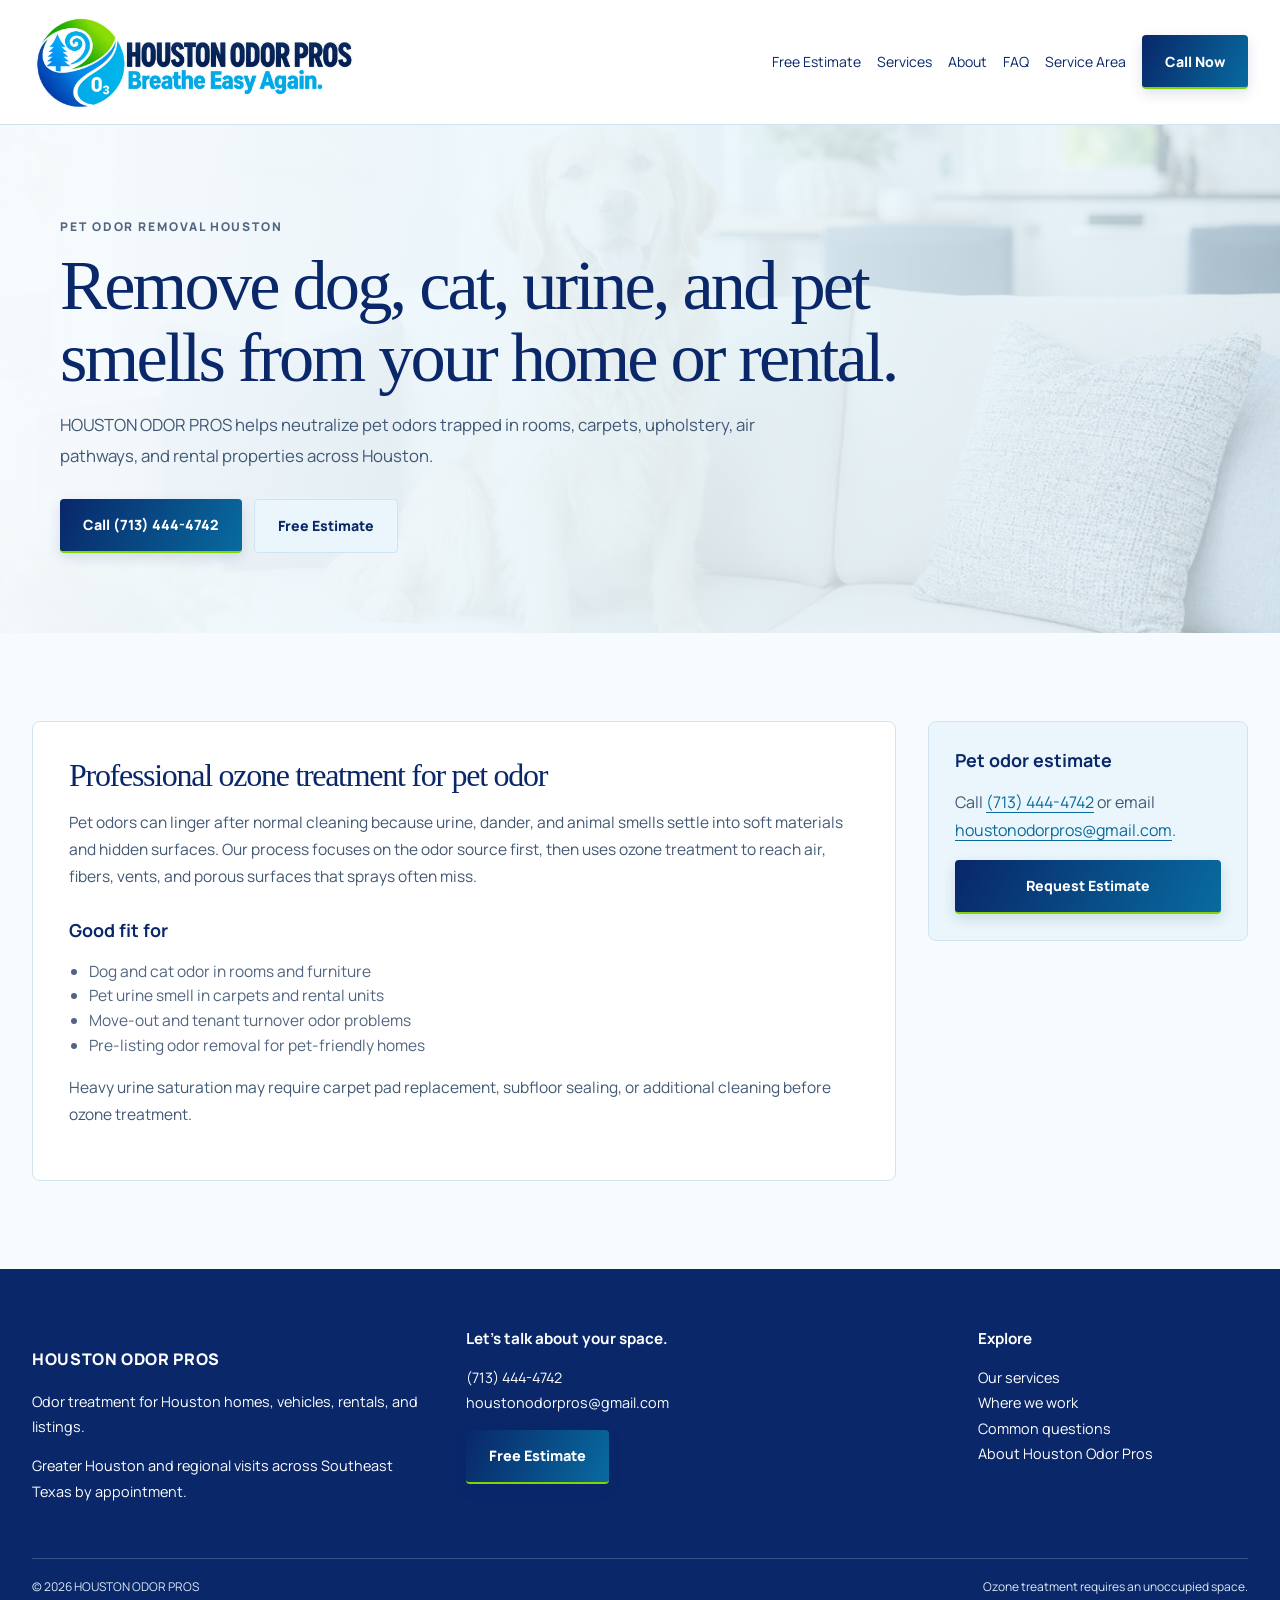
<file: pet-odor-removal-houston.html>
<!doctype html><html lang="en"><head><meta charset="utf-8"><meta name="viewport" content="width=device-width, initial-scale=1"><title>Pet Odor Removal Houston | HOUSTON ODOR PROS</title><meta name="description" content="Pet odor removal in Houston for dog, cat, urine, dander, carpet, upholstery, and rental property odors using professional ozone treatment."><link rel="canonical" href="https://www.houstonodorpros.com/pet-odor-removal-houston">
  <meta property="og:title" content="Pet Odor Removal Houston | HOUSTON ODOR PROS">
  <meta property="og:description" content="Pet odor removal in Houston for dog, cat, urine, dander, carpet, upholstery, and rental property odors using professional ozone treatment.">
  <meta property="og:type" content="website">
  <meta property="og:site_name" content="HOUSTON ODOR PROS">

  <link rel="stylesheet" href="/styles.css">
<link rel="stylesheet" href="/texas.css?v=20261124">
<link rel="icon" type="image/x-icon" href="/assets/icons/favicon.ico?v=20261124">
<link rel="icon" type="image/png" sizes="32x32" href="/assets/icons/favicon-32.png?v=20261124">
<link rel="icon" type="image/png" sizes="192x192" href="/assets/icons/favicon-192.png?v=20261124">
<link rel="apple-touch-icon" sizes="180x180" href="/assets/icons/apple-touch-icon.png?v=20261124">
<link rel="stylesheet" href="https://fonts.googleapis.com/css2?family=Manrope:wght@400;600;700;800;900&display=swap">
  <meta property="og:url" content="https://www.houstonodorpros.com/pet-odor-removal-houston">
  <meta property="og:image" content="https://www.houstonodorpros.com/assets/houston-odor-pros-social-logo-20261124-v2.png">
  <meta property="og:image:secure_url" content="https://www.houstonodorpros.com/assets/houston-odor-pros-social-logo-20261124-v2.png">
  <meta property="og:image:type" content="image/png">
  <meta property="og:image:width" content="1200">
  <meta property="og:image:height" content="630">
  <meta property="og:image:alt" content="HOUSTON ODOR PROS full horizontal logo — navy business name, cyan Breathe Easy Again tagline, and green-and-blue O3 emblem.">
  <meta name="twitter:card" content="summary_large_image">
  <meta name="twitter:title" content="Pet Odor Removal Houston | HOUSTON ODOR PROS">
  <meta name="twitter:description" content="Pet odor removal in Houston for dog, cat, urine, dander, carpet, upholstery, and rental property odors using professional ozone treatment.">
  <meta name="twitter:image" content="https://www.houstonodorpros.com/assets/houston-odor-pros-social-logo-20261124-v2.png">
  <meta name="twitter:image:alt" content="HOUSTON ODOR PROS — Breathe Easy Again. Full horizontal business logo.">
</head><body><header class="site-header">
  <div class="container nav">
    <a class="brand houston-brand" href="/" aria-label="Houston Odor Pros home"><img class="full-logo" src="/assets/houston-wordmark-nature.png" alt="Houston Odor Pros — Breathe Easy Again" width="300" height="100"></a>
    <button class="menu-toggle" type="button" aria-label="Open menu" aria-expanded="false" aria-controls="main-navigation"><span></span><span></span><span></span></button>
    <nav class="nav-links" id="main-navigation" aria-label="Main navigation">
      <a class="mobile-home" href="/">Home</a>
      <a href="/odor-removal-houston">Free Estimate</a>
      <a href="/services">Services</a>
      <a href="/about">About</a>
      <a href="/faq">FAQ</a>
      <a href="/service-area">Service Area</a>
      <a class="btn btn-primary" href="tel:+17134444742">Call Now<span class="sr-only">: (713) 444-4742</span></a>
    </nav>
  </div>
</header><main><section class="page-hero" style="--hero-image:url('assets/pet-odor-dog-couch-optimized.jpg')"><div class="container"><p class="eyebrow">Pet odor removal Houston</p><h1>Remove dog, cat, urine, and pet smells from your home or rental.</h1><p class="lead">HOUSTON ODOR PROS helps neutralize pet odors trapped in rooms, carpets, upholstery, air pathways, and rental properties across Houston.</p><div class="action-row"><a class="btn btn-primary" href="tel:+17134444742">Call (713) 444-4742</a><a class="btn btn-ghost" href="/odor-removal-houston">Free Estimate</a></div></div></section><section><div class="container content-grid"><article class="content-card"><h2>Professional ozone treatment for pet odor</h2><p>Pet odors can linger after normal cleaning because urine, dander, and animal smells settle into soft materials and hidden surfaces. Our process focuses on the odor source first, then uses ozone treatment to reach air, fibers, vents, and porous surfaces that sprays often miss.</p><h3>Good fit for</h3><ul class="bullets"><li>Dog and cat odor in rooms and furniture</li><li>Pet urine smell in carpets and rental units</li><li>Move-out and tenant turnover odor problems</li><li>Pre-listing odor removal for pet-friendly homes</li></ul><p>Heavy urine saturation may require carpet pad replacement, subfloor sealing, or additional cleaning before ozone treatment.</p></article><aside class="side-box"><h3>Pet odor estimate</h3><p>Call <a href="tel:+17134444742">(713) 444-4742</a> or email <a href="mailto:houstonodorpros@gmail.com">houstonodorpros@gmail.com</a>.</p><a class="btn btn-primary" href="/odor-removal-houston">Request Estimate</a></aside></div></section></main><footer class="site-footer">
  <div class="container footer-grid">
    <div><p class="footer-name">HOUSTON ODOR PROS</p><p>Odor treatment for Houston homes, vehicles, rentals, and listings.</p><p>Greater Houston and regional visits across Southeast Texas by appointment.</p></div>
    <div><h3>Let’s talk about your space.</h3><p><a href="tel:+17134444742">(713) 444-4742</a><br><a href="mailto:houstonodorpros@gmail.com">houstonodorpros@gmail.com</a></p><a class="btn btn-primary" href="/odor-removal-houston">Free Estimate</a></div>
    <div><h3>Explore</h3><p><a href="/services">Our services</a><br><a href="/service-area">Where we work</a><br><a href="/faq">Common questions</a><br><a href="/about">About Houston Odor Pros</a></p></div>
  </div>
  <div class="container footer-bottom"><span>© 2026 HOUSTON ODOR PROS</span><span>Ozone treatment requires an unoccupied space.</span></div>
</footer><script src="/site-config.js"></script><script src="/script.js?v=20261124-visitors-1"></script></body></html>
</file>
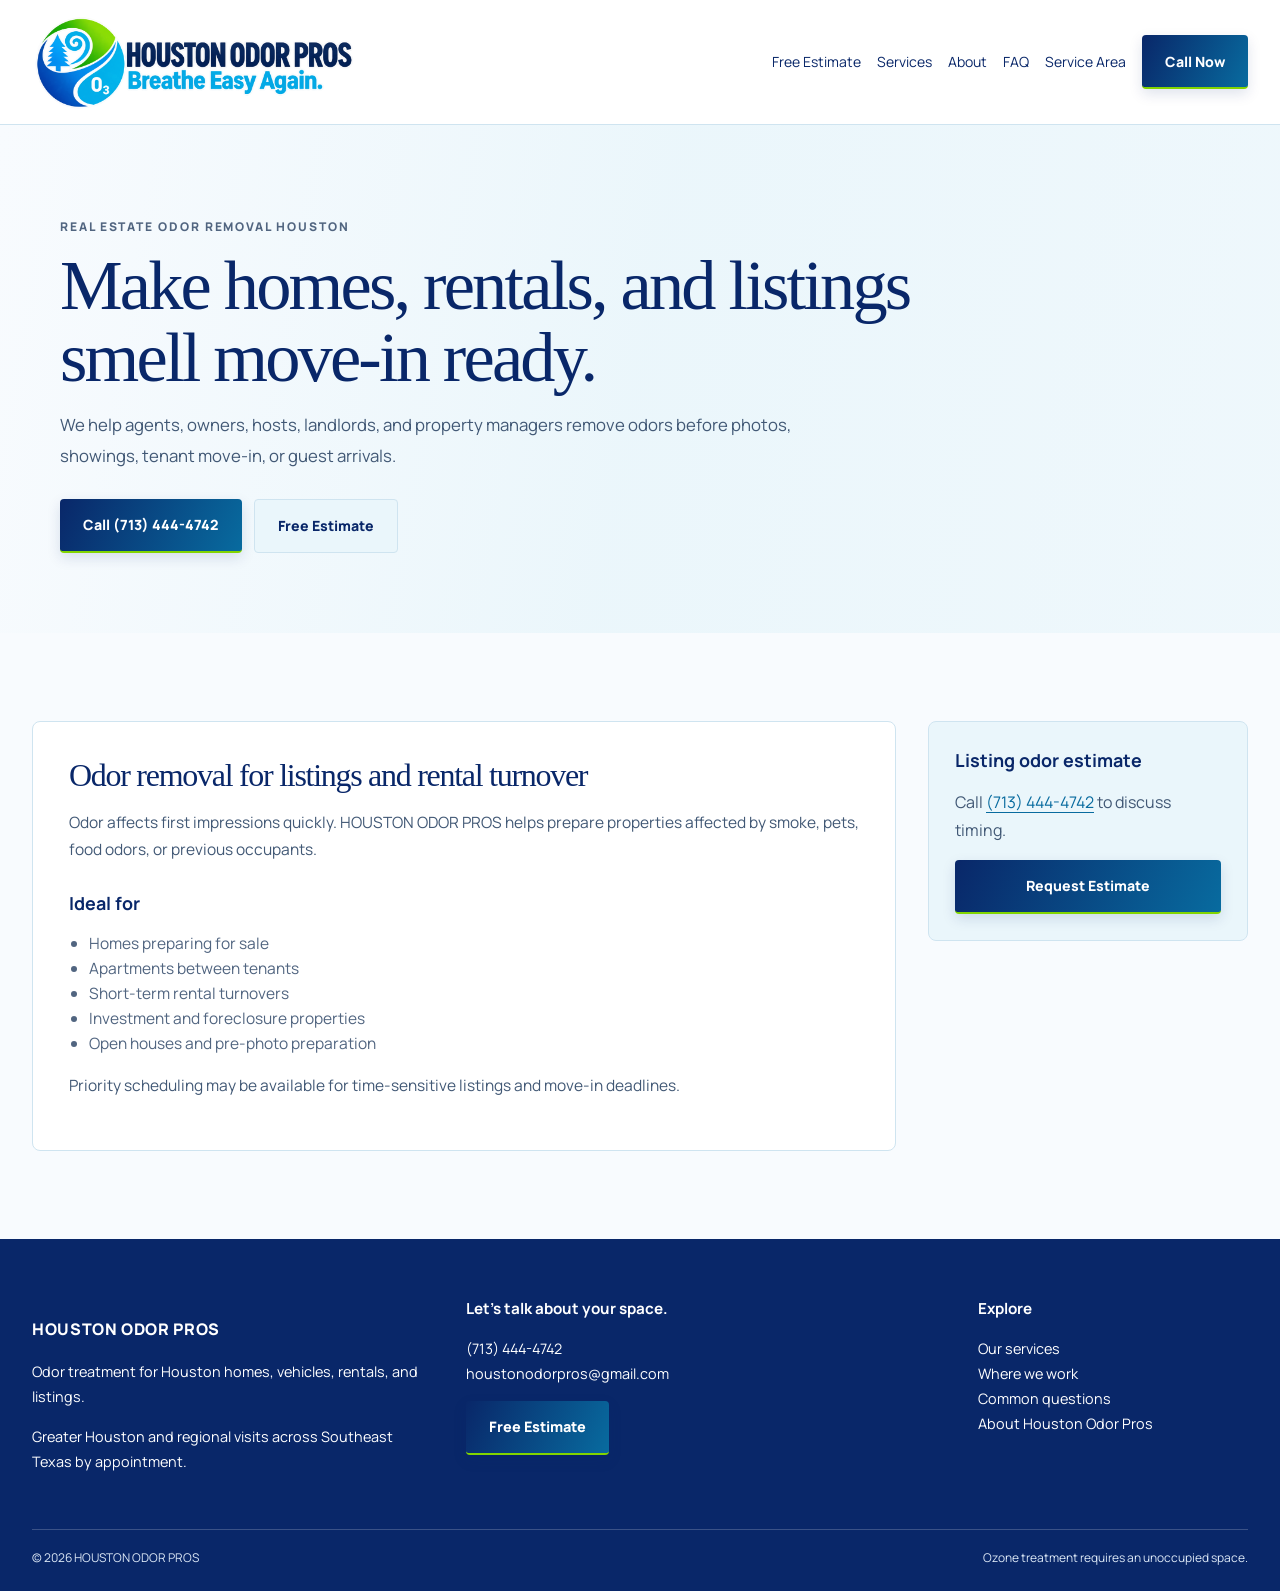
<file: real-estate-odor-removal-houston.html>
<!doctype html><html lang="en"><head><meta charset="utf-8"><meta name="viewport" content="width=device-width, initial-scale=1"><title>Real Estate & Rental Odor Removal Houston | HOUSTON ODOR PROS</title><meta name="description" content="Real estate and rental odor removal in Houston for listings, open houses, tenant turnover, apartments, homes, and move-in-ready properties."><link rel="canonical" href="https://www.houstonodorpros.com/real-estate-odor-removal-houston">
  <meta property="og:title" content="Real Estate & Rental Odor Removal Houston | HOUSTON ODOR PROS">
  <meta property="og:description" content="Real estate and rental odor removal in Houston for listings, open houses, tenant turnover, apartments, homes, and move-in-ready properties.">
  <meta property="og:type" content="website">
  <meta property="og:site_name" content="HOUSTON ODOR PROS">

  <link rel="stylesheet" href="/styles.css">
<link rel="stylesheet" href="/texas.css?v=20261124">
<link rel="icon" type="image/x-icon" href="/assets/icons/favicon.ico?v=20261124">
<link rel="icon" type="image/png" sizes="32x32" href="/assets/icons/favicon-32.png?v=20261124">
<link rel="icon" type="image/png" sizes="192x192" href="/assets/icons/favicon-192.png?v=20261124">
<link rel="apple-touch-icon" sizes="180x180" href="/assets/icons/apple-touch-icon.png?v=20261124">
<link rel="stylesheet" href="https://fonts.googleapis.com/css2?family=Manrope:wght@400;600;700;800;900&display=swap">
  <meta property="og:url" content="https://www.houstonodorpros.com/real-estate-odor-removal-houston">
  <meta property="og:image" content="https://www.houstonodorpros.com/assets/houston-odor-pros-social-logo-20261124-v2.png">
  <meta property="og:image:secure_url" content="https://www.houstonodorpros.com/assets/houston-odor-pros-social-logo-20261124-v2.png">
  <meta property="og:image:type" content="image/png">
  <meta property="og:image:width" content="1200">
  <meta property="og:image:height" content="630">
  <meta property="og:image:alt" content="HOUSTON ODOR PROS full horizontal logo — navy business name, cyan Breathe Easy Again tagline, and green-and-blue O3 emblem.">
  <meta name="twitter:card" content="summary_large_image">
  <meta name="twitter:title" content="Real Estate &amp; Rental Odor Removal Houston | HOUSTON ODOR PROS">
  <meta name="twitter:description" content="Real estate and rental odor removal in Houston for listings, open houses, tenant turnover, apartments, homes, and move-in-ready properties.">
  <meta name="twitter:image" content="https://www.houstonodorpros.com/assets/houston-odor-pros-social-logo-20261124-v2.png">
  <meta name="twitter:image:alt" content="HOUSTON ODOR PROS — Breathe Easy Again. Full horizontal business logo.">
</head><body><header class="site-header">
  <div class="container nav">
    <a class="brand houston-brand" href="/" aria-label="Houston Odor Pros home"><img class="full-logo" src="/assets/houston-wordmark-nature.png" alt="Houston Odor Pros — Breathe Easy Again" width="300" height="100"></a>
    <button class="menu-toggle" type="button" aria-label="Open menu" aria-expanded="false" aria-controls="main-navigation"><span></span><span></span><span></span></button>
    <nav class="nav-links" id="main-navigation" aria-label="Main navigation">
      <a class="mobile-home" href="/">Home</a>
      <a href="/odor-removal-houston">Free Estimate</a>
      <a href="/services">Services</a>
      <a href="/about">About</a>
      <a href="/faq">FAQ</a>
      <a href="/service-area">Service Area</a>
      <a class="btn btn-primary" href="tel:+17134444742">Call Now<span class="sr-only">: (713) 444-4742</span></a>
    </nav>
  </div>
</header><main><section class="page-hero" style="--hero-image:url('https://images.unsplash.com/photo-1564013799919-ab600027ffc6?auto=format&fit=crop&w=1800&q=72')"><div class="container"><p class="eyebrow">Real estate odor removal Houston</p><h1>Make homes, rentals, and listings smell move-in ready.</h1><p class="lead">We help agents, owners, hosts, landlords, and property managers remove odors before photos, showings, tenant move-in, or guest arrivals.</p><div class="action-row"><a class="btn btn-primary" href="tel:+17134444742">Call (713) 444-4742</a><a class="btn btn-ghost" href="/odor-removal-houston">Free Estimate</a></div></div></section><section><div class="container content-grid"><article class="content-card"><h2>Odor removal for listings and rental turnover</h2><p>Odor affects first impressions quickly. HOUSTON ODOR PROS helps prepare properties affected by smoke, pets, food odors, or previous occupants.</p><h3>Ideal for</h3><ul class="bullets"><li>Homes preparing for sale</li><li>Apartments between tenants</li><li>Short-term rental turnovers</li><li>Investment and foreclosure properties</li><li>Open houses and pre-photo preparation</li></ul><p>Priority scheduling may be available for time-sensitive listings and move-in deadlines.</p></article><aside class="side-box"><h3>Listing odor estimate</h3><p>Call <a href="tel:+17134444742">(713) 444-4742</a> to discuss timing.</p><a class="btn btn-primary" href="/odor-removal-houston">Request Estimate</a></aside></div></section></main><footer class="site-footer">
  <div class="container footer-grid">
    <div><p class="footer-name">HOUSTON ODOR PROS</p><p>Odor treatment for Houston homes, vehicles, rentals, and listings.</p><p>Greater Houston and regional visits across Southeast Texas by appointment.</p></div>
    <div><h3>Let’s talk about your space.</h3><p><a href="tel:+17134444742">(713) 444-4742</a><br><a href="mailto:houstonodorpros@gmail.com">houstonodorpros@gmail.com</a></p><a class="btn btn-primary" href="/odor-removal-houston">Free Estimate</a></div>
    <div><h3>Explore</h3><p><a href="/services">Our services</a><br><a href="/service-area">Where we work</a><br><a href="/faq">Common questions</a><br><a href="/about">About Houston Odor Pros</a></p></div>
  </div>
  <div class="container footer-bottom"><span>© 2026 HOUSTON ODOR PROS</span><span>Ozone treatment requires an unoccupied space.</span></div>
</footer><script src="/site-config.js"></script><script src="/script.js?v=20261124-visitors-1"></script></body></html>
</file>
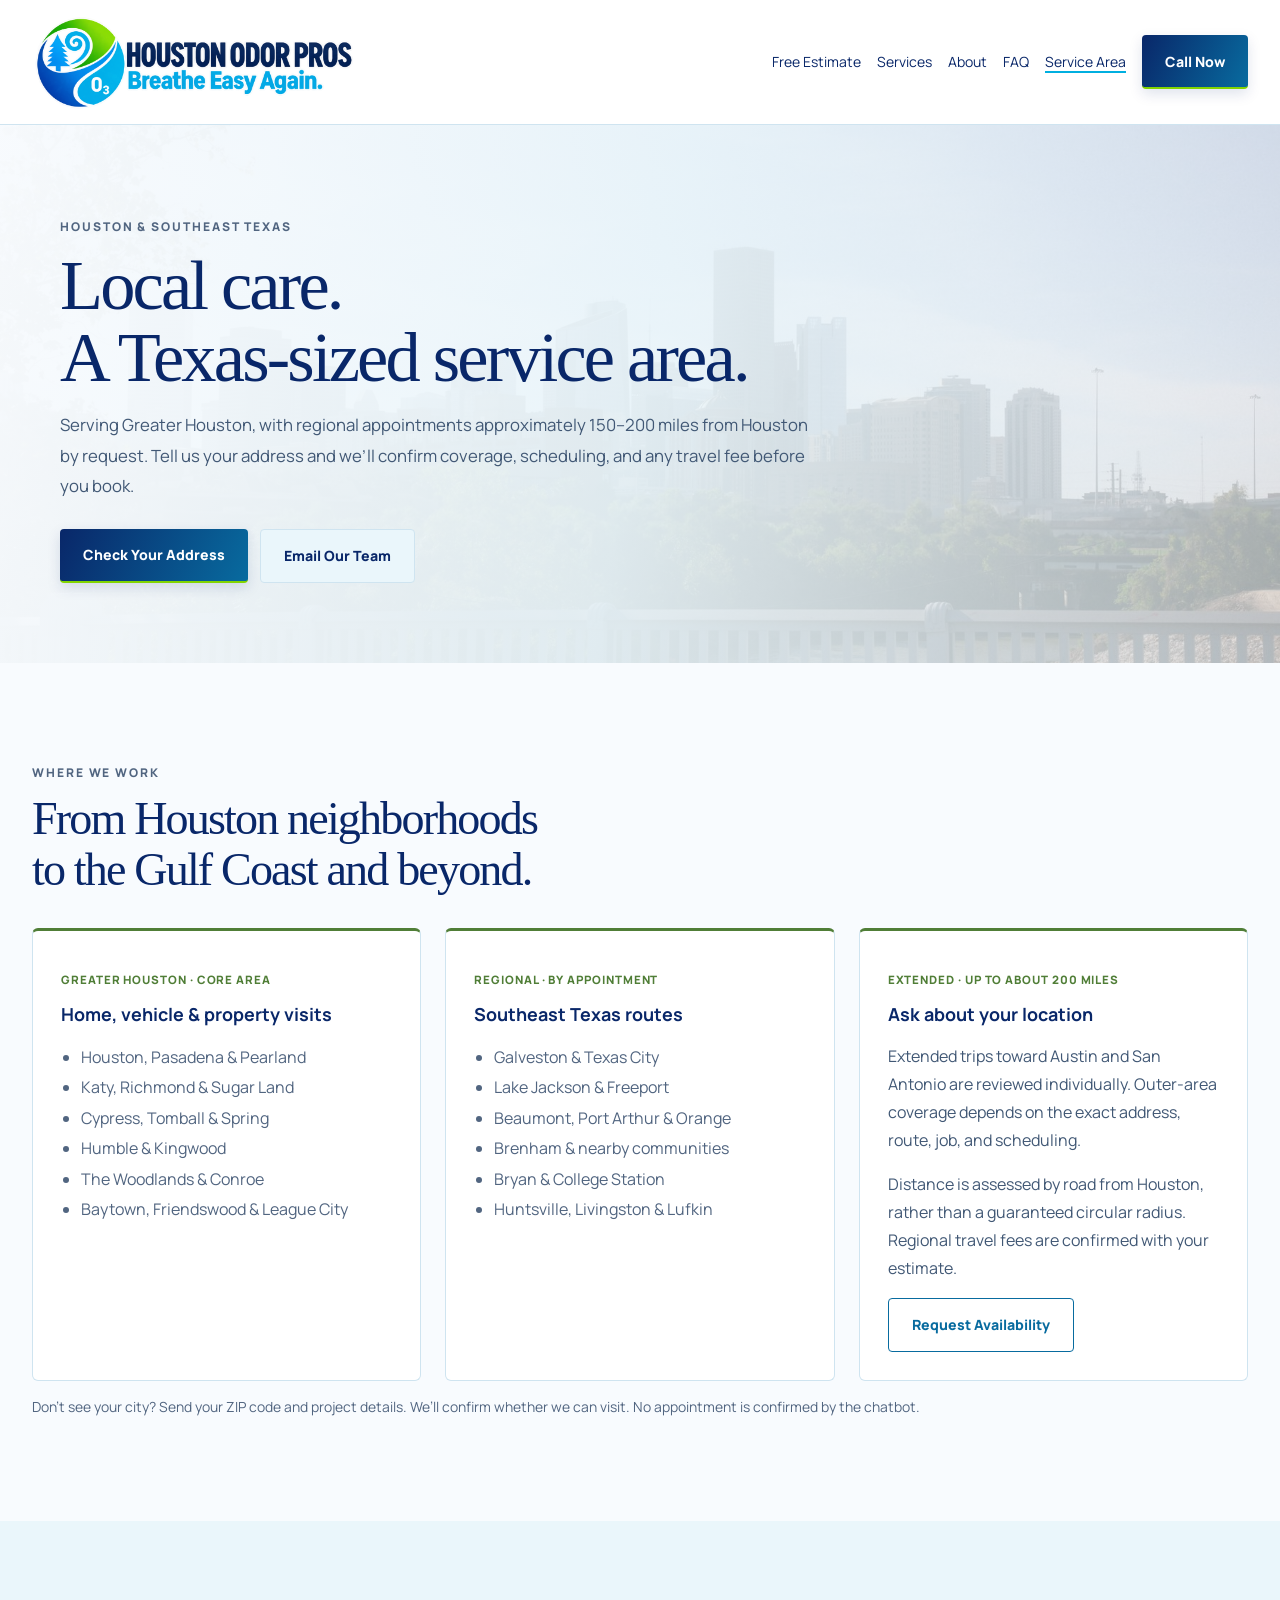
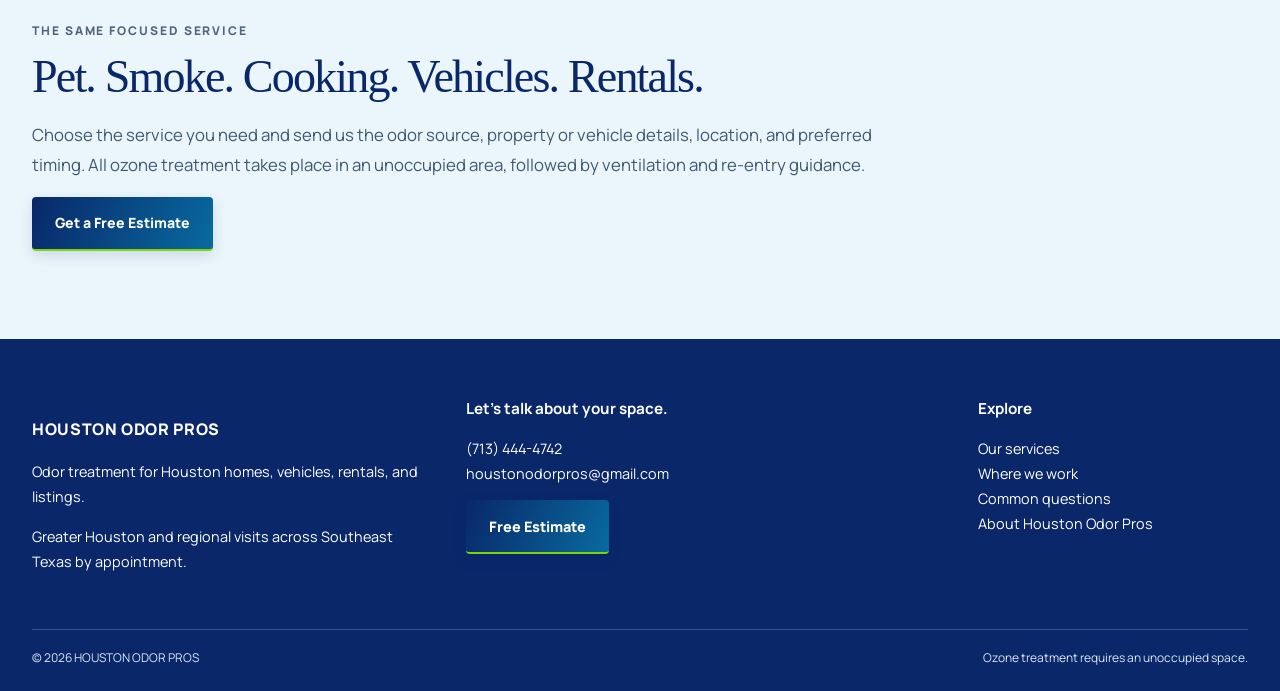
<file: service-area.html>
<!doctype html>
<html lang="en">
<head>
  <meta charset="utf-8"><meta name="viewport" content="width=device-width, initial-scale=1">
  <title>Houston Odor Removal Service Area | Up to 200 Miles by Request</title>
  <meta name="description" content="Odor removal across Greater Houston, Galveston, Beaumont, Brenham, College Station, and Southeast Texas. Extended trips up to 200 miles by request.">
  <link rel="canonical" href="https://www.houstonodorpros.com/service-area">
  <meta property="og:title" content="Houston Odor Removal Service Area | Up to 200 Miles by Request">
  <meta property="og:description" content="Greater Houston and regional odor removal appointments across Southeast Texas, with extended requests up to approximately 200 miles.">
  <meta property="og:type" content="website">
  <meta property="og:site_name" content="HOUSTON ODOR PROS">

  <link rel="preconnect" href="https://images.unsplash.com"><link rel="stylesheet" href="/styles.css">

<link rel="stylesheet" href="/texas.css?v=20261124">
<link rel="icon" type="image/x-icon" href="/assets/icons/favicon.ico?v=20261124">
<link rel="icon" type="image/png" sizes="32x32" href="/assets/icons/favicon-32.png?v=20261124">
<link rel="icon" type="image/png" sizes="192x192" href="/assets/icons/favicon-192.png?v=20261124">
<link rel="apple-touch-icon" sizes="180x180" href="/assets/icons/apple-touch-icon.png?v=20261124">
<link rel="stylesheet" href="https://fonts.googleapis.com/css2?family=Manrope:wght@400;600;700;800;900&display=swap">
  <meta property="og:url" content="https://www.houstonodorpros.com/service-area">
  <meta property="og:image" content="https://www.houstonodorpros.com/assets/houston-odor-pros-social-logo-20261124-v2.png">
  <meta property="og:image:secure_url" content="https://www.houstonodorpros.com/assets/houston-odor-pros-social-logo-20261124-v2.png">
  <meta property="og:image:type" content="image/png">
  <meta property="og:image:width" content="1200">
  <meta property="og:image:height" content="630">
  <meta property="og:image:alt" content="HOUSTON ODOR PROS full horizontal logo — navy business name, cyan Breathe Easy Again tagline, and green-and-blue O3 emblem.">
  <meta name="twitter:card" content="summary_large_image">
  <meta name="twitter:title" content="Houston Odor Removal Service Area | Up to 200 Miles by Request">
  <meta name="twitter:description" content="Greater Houston and regional odor removal appointments across Southeast Texas, with extended requests up to approximately 200 miles.">
  <meta name="twitter:image" content="https://www.houstonodorpros.com/assets/houston-odor-pros-social-logo-20261124-v2.png">
  <meta name="twitter:image:alt" content="HOUSTON ODOR PROS — Breathe Easy Again. Full horizontal business logo.">
</head>
<body>
  <header class="site-header">
  <div class="container nav">
    <a class="brand houston-brand" href="/" aria-label="Houston Odor Pros home"><img class="full-logo" src="/assets/houston-wordmark-nature.png" alt="Houston Odor Pros — Breathe Easy Again" width="300" height="100"></a>
    <button class="menu-toggle" type="button" aria-label="Open menu" aria-expanded="false" aria-controls="main-navigation"><span></span><span></span><span></span></button>
    <nav class="nav-links" id="main-navigation" aria-label="Main navigation">
      <a class="mobile-home" href="/">Home</a>
      <a href="/odor-removal-houston">Free Estimate</a>
      <a href="/services">Services</a>
      <a href="/about">About</a>
      <a href="/faq">FAQ</a>
      <a href="/service-area" aria-current="page">Service Area</a>
      <a class="btn btn-primary" href="tel:+17134444742">Call Now<span class="sr-only">: (713) 444-4742</span></a>
    </nav>
  </div>
</header>
  <main><section class="page-hero"><div class="container area-intro"><p class="eyebrow">Houston &amp; Southeast Texas</p><h1>Local care.<br>A Texas-sized service area.</h1><p class="lead">Serving Greater Houston, with regional appointments approximately 150–200 miles from Houston by request. Tell us your address and we’ll confirm coverage, scheduling, and any travel fee before you book.</p><div class="action-row"><a class="btn btn-primary" href="/odor-removal-houston">Check Your Address</a><a class="btn btn-ghost" href="mailto:houstonodorpros@gmail.com">Email Our Team</a></div></div></section>
<section><div class="container"><p class="eyebrow">Where we work</p><h2>From Houston neighborhoods<br>to the Gulf Coast and beyond.</h2><div class="zone-grid">
<article class="zone"><p class="zone-kicker">Greater Houston · Core area</p><h3>Home, vehicle &amp; property visits</h3><ul><li>Houston, Pasadena &amp; Pearland</li><li>Katy, Richmond &amp; Sugar Land</li><li>Cypress, Tomball &amp; Spring</li><li>Humble &amp; Kingwood</li><li>The Woodlands &amp; Conroe</li><li>Baytown, Friendswood &amp; League City</li></ul></article>
<article class="zone"><p class="zone-kicker">Regional · By appointment</p><h3>Southeast Texas routes</h3><ul><li>Galveston &amp; Texas City</li><li>Lake Jackson &amp; Freeport</li><li>Beaumont, Port Arthur &amp; Orange</li><li>Brenham &amp; nearby communities</li><li>Bryan &amp; College Station</li><li>Huntsville, Livingston &amp; Lufkin</li></ul></article>
<article class="zone"><p class="zone-kicker">Extended · Up to about 200 miles</p><h3>Ask about your location</h3><p>Extended trips toward Austin and San Antonio are reviewed individually. Outer-area coverage depends on the exact address, route, job, and scheduling.</p><p>Distance is assessed by road from Houston, rather than a guaranteed circular radius. Regional travel fees are confirmed with your estimate.</p><a class="btn btn-outline" href="/odor-removal-houston">Request Availability</a></article></div>
<p class="regional-note">Don’t see your city? Send your ZIP code and project details. We’ll confirm whether we can visit. No appointment is confirmed by the chatbot.</p></div></section>
<section class="process-band"><div class="container"><p class="eyebrow">The same focused service</p><h2>Pet. Smoke. Cooking. Vehicles. Rentals.</h2><p class="lead">Choose the service you need and send us the odor source, property or vehicle details, location, and preferred timing. All ozone treatment takes place in an unoccupied area, followed by ventilation and re-entry guidance.</p><a class="btn btn-primary" href="/odor-removal-houston">Get a Free Estimate</a></div></section></main>
  <footer class="site-footer">
  <div class="container footer-grid">
    <div><p class="footer-name">HOUSTON ODOR PROS</p><p>Odor treatment for Houston homes, vehicles, rentals, and listings.</p><p>Greater Houston and regional visits across Southeast Texas by appointment.</p></div>
    <div><h3>Let’s talk about your space.</h3><p><a href="tel:+17134444742">(713) 444-4742</a><br><a href="mailto:houstonodorpros@gmail.com">houstonodorpros@gmail.com</a></p><a class="btn btn-primary" href="/odor-removal-houston">Free Estimate</a></div>
    <div><h3>Explore</h3><p><a href="/services">Our services</a><br><a href="/service-area">Where we work</a><br><a href="/faq">Common questions</a><br><a href="/about">About Houston Odor Pros</a></p></div>
  </div>
  <div class="container footer-bottom"><span>© 2026 HOUSTON ODOR PROS</span><span>Ozone treatment requires an unoccupied space.</span></div>
</footer>
  <script src="/site-config.js"></script><script src="/script.js?v=20261124-visitors-1"></script>
</body>
</html>
</file>
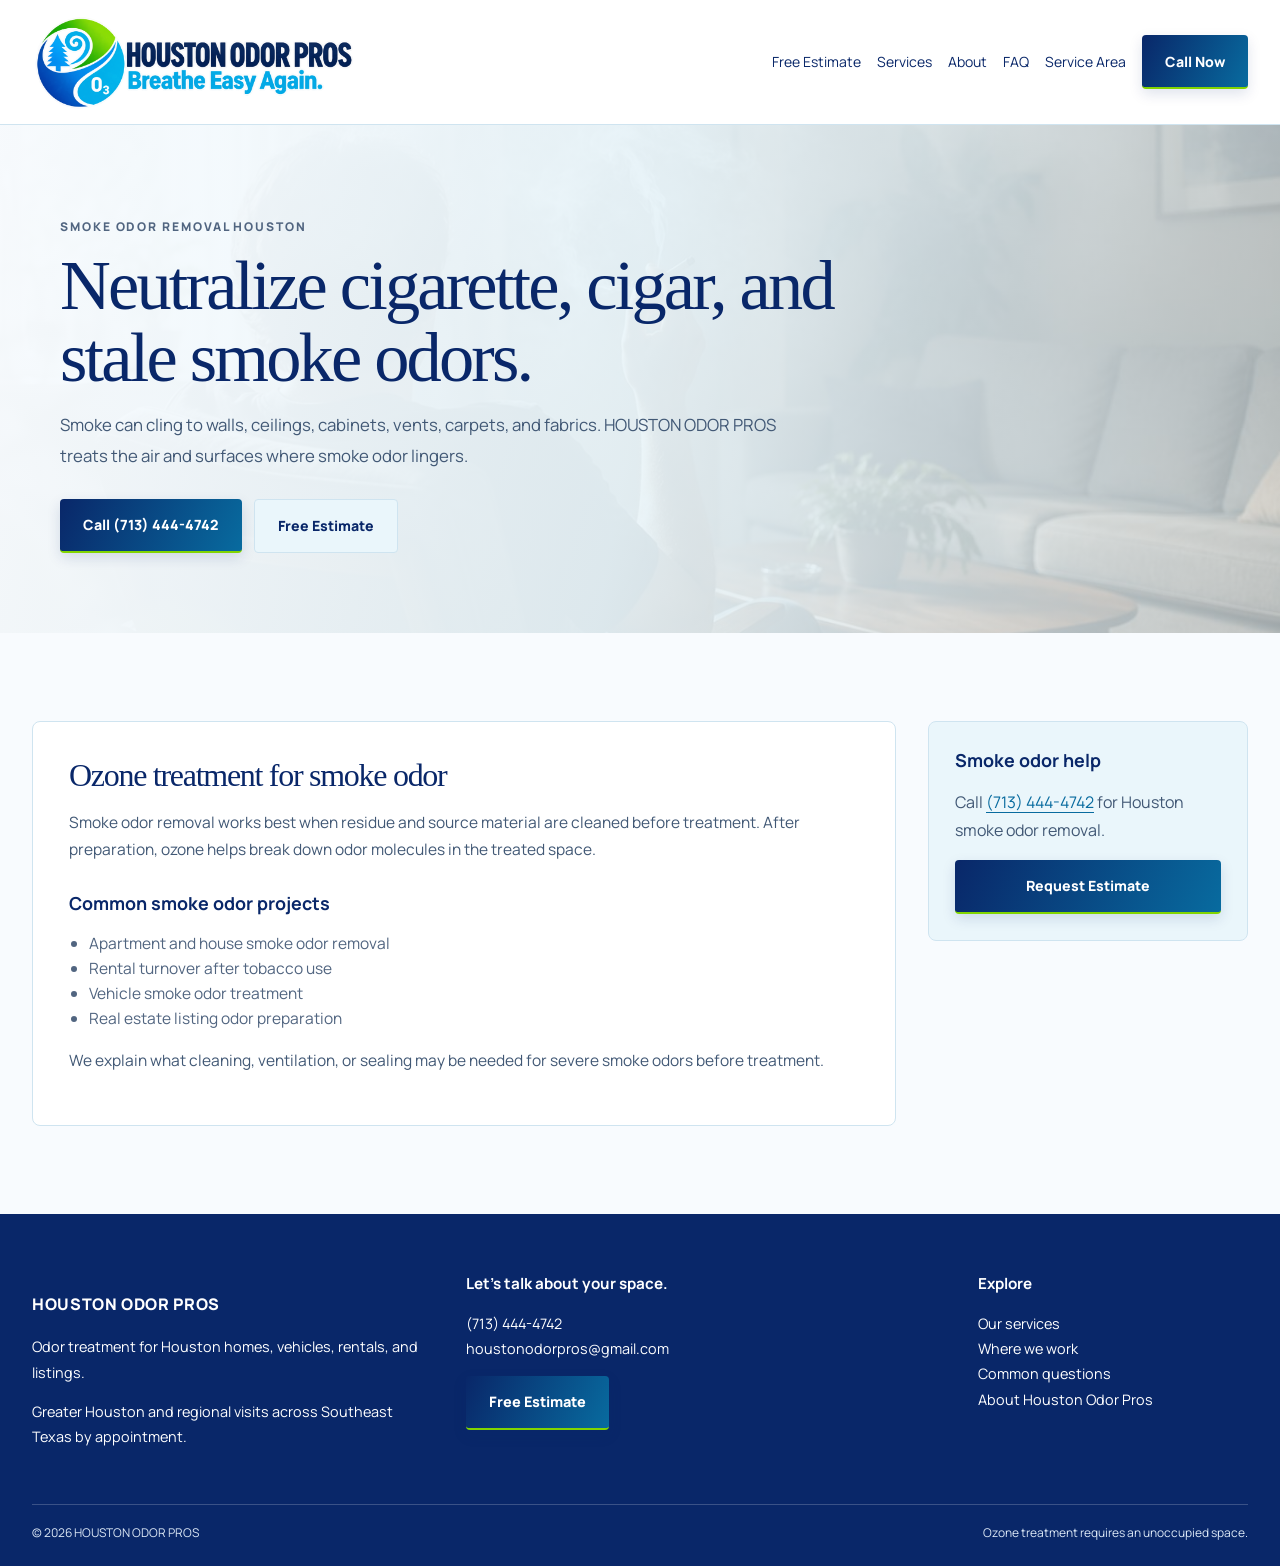
<file: smoke-odor-removal-houston.html>
<!doctype html><html lang="en"><head><meta charset="utf-8"><meta name="viewport" content="width=device-width, initial-scale=1"><title>Smoke Odor Removal Houston | Cigarette & Tobacco Odors</title><meta name="description" content="Smoke odor removal in Houston for cigarette, cigar, cooking smoke, and stale tobacco smells in homes, apartments, vehicles, and rentals."><link rel="canonical" href="https://www.houstonodorpros.com/smoke-odor-removal-houston">
  <meta property="og:title" content="Smoke Odor Removal Houston | Cigarette & Tobacco Odors">
  <meta property="og:description" content="Smoke odor removal in Houston for cigarette, cigar, cooking smoke, and stale tobacco smells in homes, apartments, vehicles, and rentals.">
  <meta property="og:type" content="website">
  <meta property="og:site_name" content="HOUSTON ODOR PROS">

  <link rel="stylesheet" href="/styles.css">
<link rel="stylesheet" href="/texas.css?v=20261124">
<link rel="icon" type="image/x-icon" href="/assets/icons/favicon.ico?v=20261124">
<link rel="icon" type="image/png" sizes="32x32" href="/assets/icons/favicon-32.png?v=20261124">
<link rel="icon" type="image/png" sizes="192x192" href="/assets/icons/favicon-192.png?v=20261124">
<link rel="apple-touch-icon" sizes="180x180" href="/assets/icons/apple-touch-icon.png?v=20261124">
<link rel="stylesheet" href="https://fonts.googleapis.com/css2?family=Manrope:wght@400;600;700;800;900&display=swap">
  <meta property="og:url" content="https://www.houstonodorpros.com/smoke-odor-removal-houston">
  <meta property="og:image" content="https://www.houstonodorpros.com/assets/houston-odor-pros-social-logo-20261124-v2.png">
  <meta property="og:image:secure_url" content="https://www.houstonodorpros.com/assets/houston-odor-pros-social-logo-20261124-v2.png">
  <meta property="og:image:type" content="image/png">
  <meta property="og:image:width" content="1200">
  <meta property="og:image:height" content="630">
  <meta property="og:image:alt" content="HOUSTON ODOR PROS full horizontal logo — navy business name, cyan Breathe Easy Again tagline, and green-and-blue O3 emblem.">
  <meta name="twitter:card" content="summary_large_image">
  <meta name="twitter:title" content="Smoke Odor Removal Houston | Cigarette &amp; Tobacco Odors">
  <meta name="twitter:description" content="Smoke odor removal in Houston for cigarette, cigar, cooking smoke, and stale tobacco smells in homes, apartments, vehicles, and rentals.">
  <meta name="twitter:image" content="https://www.houstonodorpros.com/assets/houston-odor-pros-social-logo-20261124-v2.png">
  <meta name="twitter:image:alt" content="HOUSTON ODOR PROS — Breathe Easy Again. Full horizontal business logo.">
</head><body><header class="site-header">
  <div class="container nav">
    <a class="brand houston-brand" href="/" aria-label="Houston Odor Pros home"><img class="full-logo" src="/assets/houston-wordmark-nature.png" alt="Houston Odor Pros — Breathe Easy Again" width="300" height="100"></a>
    <button class="menu-toggle" type="button" aria-label="Open menu" aria-expanded="false" aria-controls="main-navigation"><span></span><span></span><span></span></button>
    <nav class="nav-links" id="main-navigation" aria-label="Main navigation">
      <a class="mobile-home" href="/">Home</a>
      <a href="/odor-removal-houston">Free Estimate</a>
      <a href="/services">Services</a>
      <a href="/about">About</a>
      <a href="/faq">FAQ</a>
      <a href="/service-area">Service Area</a>
      <a class="btn btn-primary" href="tel:+17134444742">Call Now<span class="sr-only">: (713) 444-4742</span></a>
    </nav>
  </div>
</header><main><section class="page-hero" style="--hero-image:url('assets/smoke-odor-person-smoking-chair-optimized.jpg')"><div class="container"><p class="eyebrow">Smoke odor removal Houston</p><h1>Neutralize cigarette, cigar, and stale smoke odors.</h1><p class="lead">Smoke can cling to walls, ceilings, cabinets, vents, carpets, and fabrics. HOUSTON ODOR PROS treats the air and surfaces where smoke odor lingers.</p><div class="action-row"><a class="btn btn-primary" href="tel:+17134444742">Call (713) 444-4742</a><a class="btn btn-ghost" href="/odor-removal-houston">Free Estimate</a></div></div></section><section><div class="container content-grid"><article class="content-card"><h2>Ozone treatment for smoke odor</h2><p>Smoke odor removal works best when residue and source material are cleaned before treatment. After preparation, ozone helps break down odor molecules in the treated space.</p><h3>Common smoke odor projects</h3><ul class="bullets"><li>Apartment and house smoke odor removal</li><li>Rental turnover after tobacco use</li><li>Vehicle smoke odor treatment</li><li>Real estate listing odor preparation</li></ul><p>We explain what cleaning, ventilation, or sealing may be needed for severe smoke odors before treatment.</p></article><aside class="side-box"><h3>Smoke odor help</h3><p>Call <a href="tel:+17134444742">(713) 444-4742</a> for Houston smoke odor removal.</p><a class="btn btn-primary" href="/odor-removal-houston">Request Estimate</a></aside></div></section></main><footer class="site-footer">
  <div class="container footer-grid">
    <div><p class="footer-name">HOUSTON ODOR PROS</p><p>Odor treatment for Houston homes, vehicles, rentals, and listings.</p><p>Greater Houston and regional visits across Southeast Texas by appointment.</p></div>
    <div><h3>Let’s talk about your space.</h3><p><a href="tel:+17134444742">(713) 444-4742</a><br><a href="mailto:houstonodorpros@gmail.com">houstonodorpros@gmail.com</a></p><a class="btn btn-primary" href="/odor-removal-houston">Free Estimate</a></div>
    <div><h3>Explore</h3><p><a href="/services">Our services</a><br><a href="/service-area">Where we work</a><br><a href="/faq">Common questions</a><br><a href="/about">About Houston Odor Pros</a></p></div>
  </div>
  <div class="container footer-bottom"><span>© 2026 HOUSTON ODOR PROS</span><span>Ozone treatment requires an unoccupied space.</span></div>
</footer><script src="/site-config.js"></script><script src="/script.js?v=20261124-visitors-1"></script></body></html>
</file>
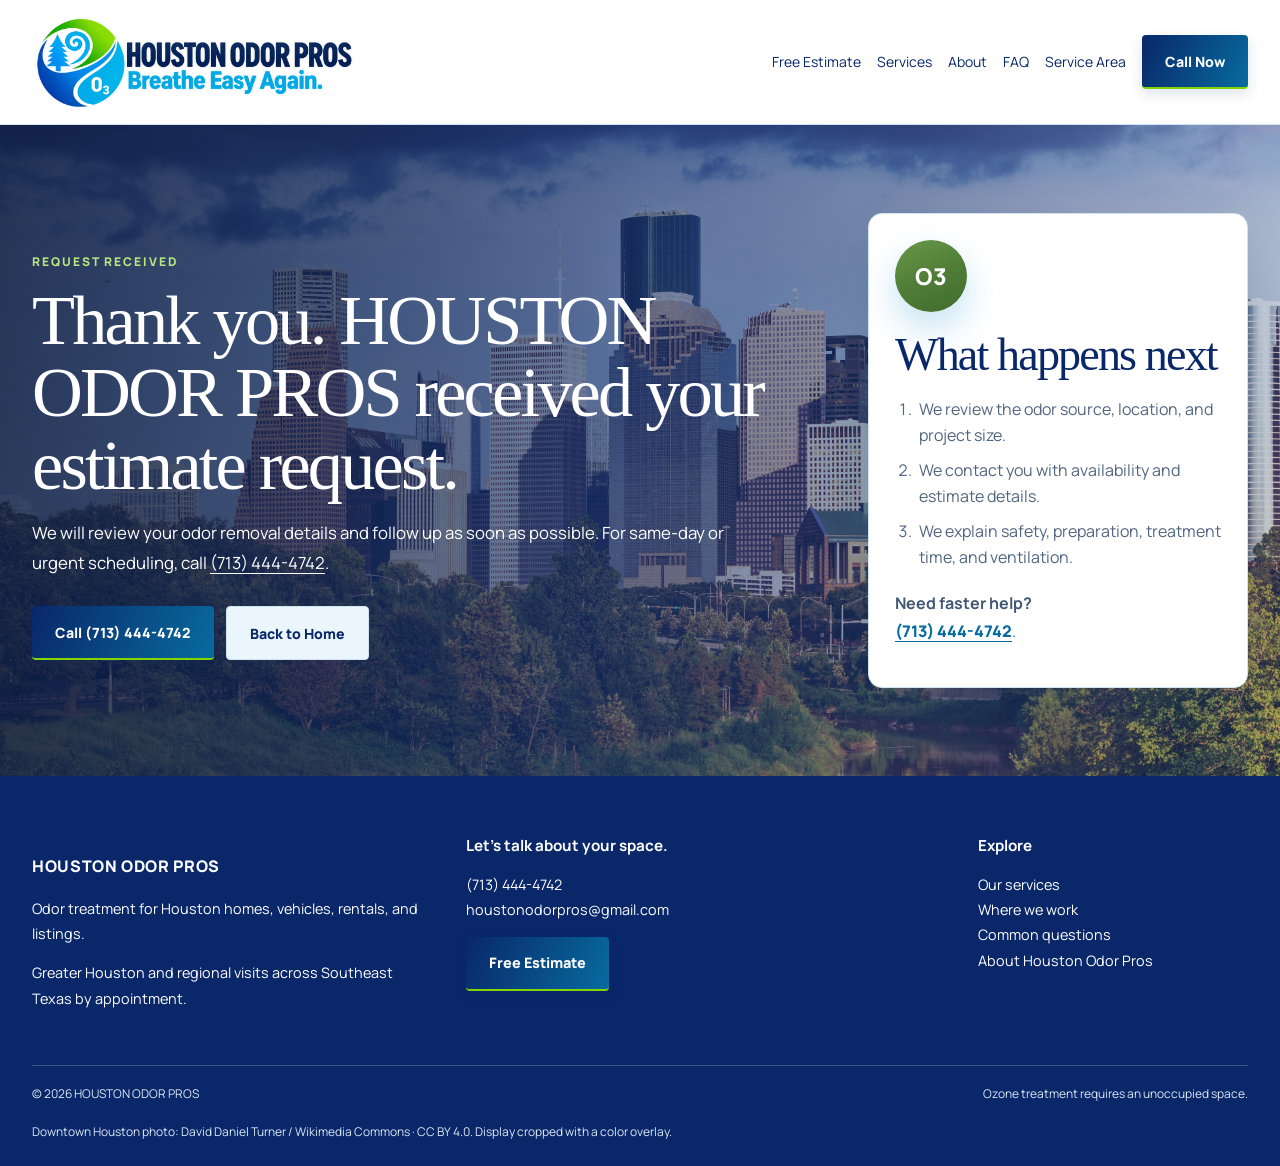
<file: thank-you.html>
<!doctype html>
<html lang="en">
<head>
  <meta charset="utf-8">
  <meta name="robots" content="noindex,follow">
  <meta name="viewport" content="width=device-width, initial-scale=1">
  <title>Thank You | Estimate Request Sent | HOUSTON ODOR PROS</title>
  <meta name="description" content="Thank you for contacting HOUSTON ODOR PROS. Your Houston odor removal estimate request has been received. Call (713) 444-4742 for faster scheduling.">
  <link rel="canonical" href="https://www.houstonodorpros.com/thank-you">
  <meta property="og:title" content="Thank You | HOUSTON ODOR PROS">
  <meta property="og:description" content="Your odor removal estimate request has been received by HOUSTON ODOR PROS.">
  <meta property="og:type" content="website">
  <meta property="og:site_name" content="HOUSTON ODOR PROS">

  <link rel="preconnect" href="https://fonts.googleapis.com">
  <link rel="preconnect" href="https://fonts.gstatic.com" crossorigin>
  <link href="https://fonts.googleapis.com/css2?family=Manrope:wght@400;600;800;900&display=swap" rel="stylesheet">
  <link rel="stylesheet" href="/styles.css">

<link rel="stylesheet" href="/texas.css?v=20261124">
<link rel="icon" type="image/x-icon" href="/assets/icons/favicon.ico?v=20261124">
<link rel="icon" type="image/png" sizes="32x32" href="/assets/icons/favicon-32.png?v=20261124">
<link rel="icon" type="image/png" sizes="192x192" href="/assets/icons/favicon-192.png?v=20261124">
<link rel="apple-touch-icon" sizes="180x180" href="/assets/icons/apple-touch-icon.png?v=20261124">
  <meta property="og:url" content="https://www.houstonodorpros.com/thank-you">
  <meta property="og:image" content="https://www.houstonodorpros.com/assets/houston-odor-pros-social-logo-20261124-v2.png">
  <meta property="og:image:secure_url" content="https://www.houstonodorpros.com/assets/houston-odor-pros-social-logo-20261124-v2.png">
  <meta property="og:image:type" content="image/png">
  <meta property="og:image:width" content="1200">
  <meta property="og:image:height" content="630">
  <meta property="og:image:alt" content="HOUSTON ODOR PROS full horizontal logo — navy business name, cyan Breathe Easy Again tagline, and green-and-blue O3 emblem.">
  <meta name="twitter:card" content="summary_large_image">
  <meta name="twitter:title" content="Thank You | HOUSTON ODOR PROS">
  <meta name="twitter:description" content="Your odor removal estimate request has been received by HOUSTON ODOR PROS.">
  <meta name="twitter:image" content="https://www.houstonodorpros.com/assets/houston-odor-pros-social-logo-20261124-v2.png">
  <meta name="twitter:image:alt" content="HOUSTON ODOR PROS — Breathe Easy Again. Full horizontal business logo.">
</head>
<body>
  <header class="site-header">
  <div class="container nav">
    <a class="brand houston-brand" href="/" aria-label="Houston Odor Pros home"><img class="full-logo" src="/assets/houston-wordmark-nature.png" alt="Houston Odor Pros — Breathe Easy Again" width="300" height="100"></a>
    <button class="menu-toggle" type="button" aria-label="Open menu" aria-expanded="false" aria-controls="main-navigation"><span></span><span></span><span></span></button>
    <nav class="nav-links" id="main-navigation" aria-label="Main navigation">
      <a class="mobile-home" href="/">Home</a>
      <a href="/odor-removal-houston">Free Estimate</a>
      <a href="/services">Services</a>
      <a href="/about">About</a>
      <a href="/faq">FAQ</a>
      <a href="/service-area">Service Area</a>
      <a class="btn btn-primary" href="tel:+17134444742">Call Now<span class="sr-only">: (713) 444-4742</span></a>
    </nav>
  </div>
</header>

  <main>
    <section class="thank-you-hero" style="--hero-image:url('/assets/houston-downtown-photo.jpg')">
      <div class="container thank-you-grid">
        <div class="thank-you-copy">
          <p class="eyebrow">Request received</p>
          <h1>Thank you. HOUSTON ODOR PROS received your estimate request.</h1>
          <p class="lead">We will review your odor removal details and follow up as soon as possible. For same-day or urgent scheduling, call <a href="tel:+17134444742">(713) 444-4742</a>.</p>
          <div class="action-row">
            <a class="btn btn-primary" href="tel:+17134444742">Call (713) 444-4742</a>
            <a class="btn btn-ghost" href="/">Back to Home</a>
          </div>
        </div>
        <aside class="thank-you-panel" aria-label="What happens next">
          <div class="confirm-mark">O3</div>
          <h2>What happens next</h2>
          <ol class="next-steps">
            <li>We review the odor source, location, and project size.</li>
            <li>We contact you with availability and estimate details.</li>
            <li>We explain safety, preparation, treatment time, and ventilation.</li>
          </ol>
          <p><strong>Need faster help?</strong><br><a href="tel:+17134444742">(713) 444-4742</a>.</p>
        </aside>
      </div>
    </section>
  </main>

  <footer class="site-footer">
  <div class="container footer-grid">
    <div><p class="footer-name">HOUSTON ODOR PROS</p><p>Odor treatment for Houston homes, vehicles, rentals, and listings.</p><p>Greater Houston and regional visits across Southeast Texas by appointment.</p></div>
    <div><h3>Let’s talk about your space.</h3><p><a href="tel:+17134444742">(713) 444-4742</a><br><a href="mailto:houstonodorpros@gmail.com">houstonodorpros@gmail.com</a></p><a class="btn btn-primary" href="/odor-removal-houston">Free Estimate</a></div>
    <div><h3>Explore</h3><p><a href="/services">Our services</a><br><a href="/service-area">Where we work</a><br><a href="/faq">Common questions</a><br><a href="/about">About Houston Odor Pros</a></p></div>
  </div>
  <div class="container footer-bottom"><span>© 2026 HOUSTON ODOR PROS</span><span>Ozone treatment requires an unoccupied space.</span></div>
  <p class="container photo-credit">Downtown Houston photo: <a href="https://commons.wikimedia.org/wiki/File:Downtown_Houston,_TX_Skyline_-_2018.jpg" target="_blank" rel="noopener">David Daniel Turner / Wikimedia Commons</a> · <a href="https://creativecommons.org/licenses/by/4.0/" target="_blank" rel="noopener">CC BY 4.0</a>. Display cropped with a color overlay.</p>
</footer>
  <script src="/site-config.js"></script><script src="/script.js?v=20261124-visitors-1"></script>
</body>
</html>
</file>
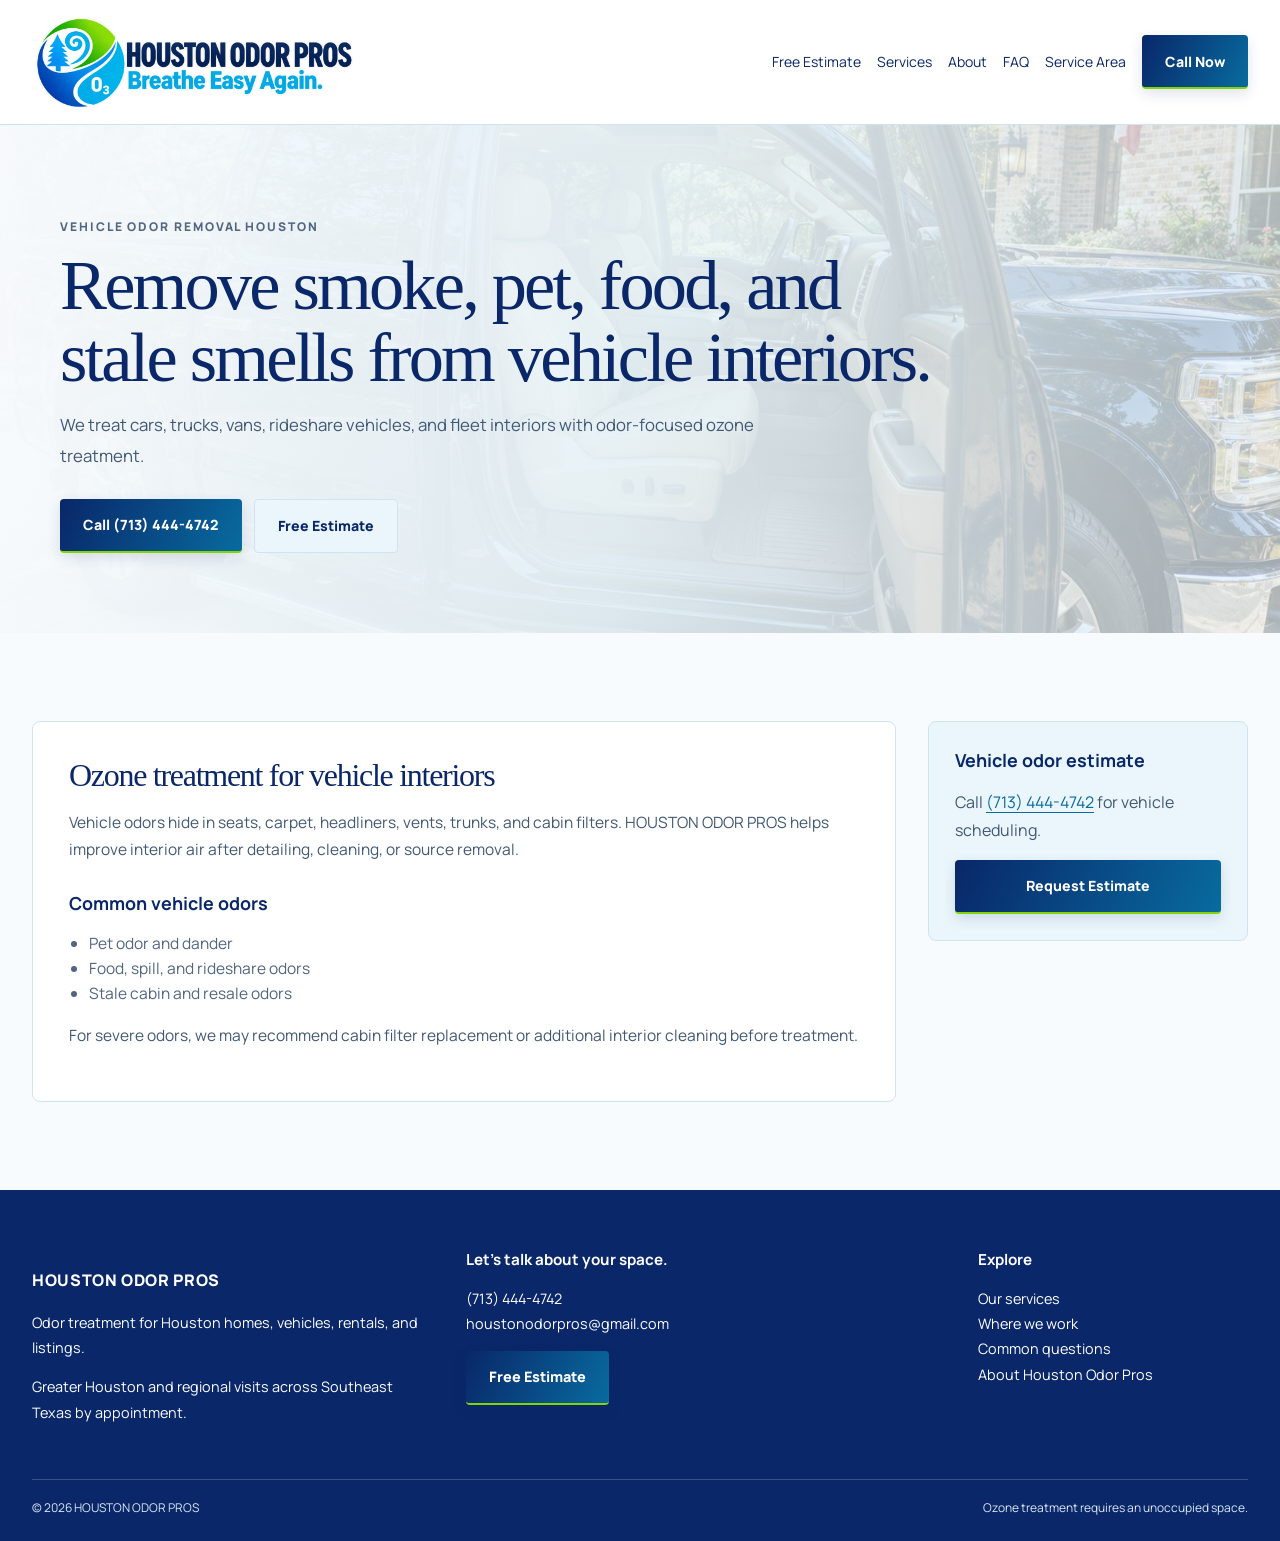
<file: vehicle-odor-removal-houston.html>
<!doctype html><html lang="en"><head><meta charset="utf-8"><meta name="viewport" content="width=device-width, initial-scale=1"><title>Vehicle Odor Removal Houston | Cars, Trucks & Fleets</title><meta name="description" content="Vehicle odor removal in Houston for smoke, pet, food, spill, stale, and resale odors in cars, trucks, vans, rideshare vehicles, and fleets."><link rel="canonical" href="https://www.houstonodorpros.com/vehicle-odor-removal-houston">
  <meta property="og:title" content="Vehicle Odor Removal Houston | Cars, Trucks & Fleets">
  <meta property="og:description" content="Vehicle odor removal in Houston for smoke, pet, food, spill, stale, and resale odors in cars, trucks, vans, rideshare vehicles, and fleets.">
  <meta property="og:type" content="website">
  <meta property="og:site_name" content="HOUSTON ODOR PROS">

  <link rel="stylesheet" href="/styles.css">
<link rel="stylesheet" href="/texas.css?v=20261124">
<link rel="icon" type="image/x-icon" href="/assets/icons/favicon.ico?v=20261124">
<link rel="icon" type="image/png" sizes="32x32" href="/assets/icons/favicon-32.png?v=20261124">
<link rel="icon" type="image/png" sizes="192x192" href="/assets/icons/favicon-192.png?v=20261124">
<link rel="apple-touch-icon" sizes="180x180" href="/assets/icons/apple-touch-icon.png?v=20261124">
<link rel="stylesheet" href="https://fonts.googleapis.com/css2?family=Manrope:wght@400;600;700;800;900&display=swap">
  <meta property="og:url" content="https://www.houstonodorpros.com/vehicle-odor-removal-houston">
  <meta property="og:image" content="https://www.houstonodorpros.com/assets/houston-odor-pros-social-logo-20261124-v2.png">
  <meta property="og:image:secure_url" content="https://www.houstonodorpros.com/assets/houston-odor-pros-social-logo-20261124-v2.png">
  <meta property="og:image:type" content="image/png">
  <meta property="og:image:width" content="1200">
  <meta property="og:image:height" content="630">
  <meta property="og:image:alt" content="HOUSTON ODOR PROS full horizontal logo — navy business name, cyan Breathe Easy Again tagline, and green-and-blue O3 emblem.">
  <meta name="twitter:card" content="summary_large_image">
  <meta name="twitter:title" content="Vehicle Odor Removal Houston | Cars, Trucks &amp; Fleets">
  <meta name="twitter:description" content="Vehicle odor removal in Houston for smoke, pet, food, spill, stale, and resale odors in cars, trucks, vans, rideshare vehicles, and fleets.">
  <meta name="twitter:image" content="https://www.houstonodorpros.com/assets/houston-odor-pros-social-logo-20261124-v2.png">
  <meta name="twitter:image:alt" content="HOUSTON ODOR PROS — Breathe Easy Again. Full horizontal business logo.">
</head><body><header class="site-header">
  <div class="container nav">
    <a class="brand houston-brand" href="/" aria-label="Houston Odor Pros home"><img class="full-logo" src="/assets/houston-wordmark-nature.png" alt="Houston Odor Pros — Breathe Easy Again" width="300" height="100"></a>
    <button class="menu-toggle" type="button" aria-label="Open menu" aria-expanded="false" aria-controls="main-navigation"><span></span><span></span><span></span></button>
    <nav class="nav-links" id="main-navigation" aria-label="Main navigation">
      <a class="mobile-home" href="/">Home</a>
      <a href="/odor-removal-houston">Free Estimate</a>
      <a href="/services">Services</a>
      <a href="/about">About</a>
      <a href="/faq">FAQ</a>
      <a href="/service-area">Service Area</a>
      <a class="btn btn-primary" href="tel:+17134444742">Call Now<span class="sr-only">: (713) 444-4742</span></a>
    </nav>
  </div>
</header><main><section class="page-hero" style="--hero-image:url('/assets/vehicle-odor-texas-pickup.png')"><div class="container"><p class="eyebrow">Vehicle odor removal Houston</p><h1>Remove smoke, pet, food, and stale smells from vehicle interiors.</h1><p class="lead">We treat cars, trucks, vans, rideshare vehicles, and fleet interiors with odor-focused ozone treatment.</p><div class="action-row"><a class="btn btn-primary" href="tel:+17134444742">Call (713) 444-4742</a><a class="btn btn-ghost" href="/odor-removal-houston">Free Estimate</a></div></div></section><section><div class="container content-grid"><article class="content-card"><h2>Ozone treatment for vehicle interiors</h2><p>Vehicle odors hide in seats, carpet, headliners, vents, trunks, and cabin filters. HOUSTON ODOR PROS helps improve interior air after detailing, cleaning, or source removal.</p><h3>Common vehicle odors</h3><ul class="bullets"><li>Pet odor and dander</li><li>Food, spill, and rideshare odors</li><li>Stale cabin and resale odors</li></ul><p>For severe odors, we may recommend cabin filter replacement or additional interior cleaning before treatment.</p></article><aside class="side-box"><h3>Vehicle odor estimate</h3><p>Call <a href="tel:+17134444742">(713) 444-4742</a> for vehicle scheduling.</p><a class="btn btn-primary" href="/odor-removal-houston">Request Estimate</a></aside></div></section></main><footer class="site-footer">
  <div class="container footer-grid">
    <div><p class="footer-name">HOUSTON ODOR PROS</p><p>Odor treatment for Houston homes, vehicles, rentals, and listings.</p><p>Greater Houston and regional visits across Southeast Texas by appointment.</p></div>
    <div><h3>Let’s talk about your space.</h3><p><a href="tel:+17134444742">(713) 444-4742</a><br><a href="mailto:houstonodorpros@gmail.com">houstonodorpros@gmail.com</a></p><a class="btn btn-primary" href="/odor-removal-houston">Free Estimate</a></div>
    <div><h3>Explore</h3><p><a href="/services">Our services</a><br><a href="/service-area">Where we work</a><br><a href="/faq">Common questions</a><br><a href="/about">About Houston Odor Pros</a></p></div>
  </div>
  <div class="container footer-bottom"><span>© 2026 HOUSTON ODOR PROS</span><span>Ozone treatment requires an unoccupied space.</span></div>
</footer><script src="/site-config.js"></script><script src="/script.js?v=20261124-visitors-1"></script></body></html>
</file>
<file: styles.css>
:root {
  --ink: #082f49;
  --muted: #49667a;
  --blue: #0787c8;
  --sky: #aeeeff;
  --green: #16a36a;
  --mint: #e9fff5;
  --wash: #f2fbff;
  --line: rgba(8, 47, 73, .14);
  --shadow: 0 18px 50px rgba(6, 62, 94, .14);
  --radius: 8px;
}

* { box-sizing: border-box; }
html { scroll-behavior: smooth; }
body {
  margin: 0;
  font-family: "Manrope", "Segoe UI", sans-serif;
  color: var(--ink);
  background: #fff;
  line-height: 1.6;
  text-rendering: optimizeLegibility;
}
a { color: inherit; text-decoration: none; }
img { max-width: 100%; display: block; }
.container { width: min(1160px, calc(100% - 36px)); margin: 0 auto; }
.eyebrow { color: var(--green); font-weight: 800; text-transform: uppercase; letter-spacing: .08em; font-size: .78rem; }
.skip-link { position: absolute; left: -999px; top: 12px; background: #fff; padding: 10px; z-index: 10; }
.skip-link:focus { left: 12px; }

.site-header {
  position: sticky;
  top: 0;
  z-index: 20;
  background: rgba(255, 255, 255, .92);
  backdrop-filter: blur(16px);
  border-bottom: 1px solid var(--line);
}
.nav { min-height: 78px; display: flex; align-items: center; justify-content: space-between; gap: 22px; }
.brand { display: flex; align-items: center; gap: 12px; font-weight: 900; font-size: 1.02rem; }
.logo-mark {
  width: 54px;
  height: 54px;
  border-radius: 16px;
  background: linear-gradient(135deg, #eafff3, #dff7ff);
  box-shadow: inset 0 0 0 1px rgba(8,47,73,.1);
  display: grid;
  place-items: center;
  position: relative;
  overflow: hidden;
  flex: 0 0 auto;
  animation: logo-float 5.2s ease-in-out infinite;
}
.logo-mark::after {
  content: "";
  position: absolute;
  inset: -40%;
  background: linear-gradient(120deg, transparent 38%, rgba(255,255,255,.78), transparent 62%);
  transform: translateX(-80%) rotate(16deg);
  animation: logo-shine 5.8s ease-in-out infinite;
}
.logo-mark::before {
  content: "";
  position: absolute;
  inset: 6px;
  border-radius: inherit;
  background: radial-gradient(circle at 50% 45%, rgba(174,238,255,.52), transparent 65%);
  opacity: .72;
  animation: logo-glow 3.4s ease-in-out infinite;
}
.logo-mark svg { width: 36px; height: 36px; }
.logo-mark img {
  width: 100%;
  height: 100%;
  object-fit: cover;
  border-radius: inherit;
  position: relative;
  z-index: 1;
  transition: transform .28s ease, filter .28s ease;
}
.brand:hover .logo-mark img {
  transform: scale(1.06) rotate(2deg);
  filter: saturate(1.12) brightness(1.04);
}
.nav-links { display: flex; align-items: center; gap: 18px; font-size: .94rem; color: #244a61; }
.nav-links a:hover { color: var(--blue); }
.nav-links .mobile-home { display: none; }
.menu-toggle {
  display: none;
  width: 48px;
  height: 48px;
  border: 1px solid var(--line);
  border-radius: var(--radius);
  background: #fff;
  align-items: center;
  justify-content: center;
  flex-direction: column;
  gap: 5px;
  cursor: pointer;
}
.menu-toggle span {
  width: 22px;
  height: 2px;
  border-radius: 999px;
  background: var(--ink);
  transition: transform .22s ease, opacity .22s ease;
}
.menu-toggle[aria-expanded="true"] span:nth-child(1) { transform: translateY(7px) rotate(45deg); }
.menu-toggle[aria-expanded="true"] span:nth-child(2) { opacity: 0; }
.menu-toggle[aria-expanded="true"] span:nth-child(3) { transform: translateY(-7px) rotate(-45deg); }
.btn {
  display: inline-flex;
  align-items: center;
  justify-content: center;
  gap: 8px;
  border: 0;
  border-radius: var(--radius);
  padding: 13px 18px;
  min-height: 48px;
  font-weight: 850;
  cursor: pointer;
  position: relative;
  overflow: hidden;
  transition: transform .2s ease, box-shadow .2s ease, background .2s ease;
}
.btn::after {
  content: "";
  position: absolute;
  inset: 0;
  background: linear-gradient(120deg, transparent, rgba(255,255,255,.34), transparent);
  transform: translateX(-120%);
  transition: transform .55s ease;
}
.btn:hover::after { transform: translateX(120%); }
.btn:hover { transform: translateY(-1px); box-shadow: 0 14px 30px rgba(7, 135, 200, .18); }
.btn-primary { color: #fff; background: linear-gradient(135deg, var(--green), var(--blue)); }
.btn-ghost { color: var(--ink); background: rgba(255,255,255,.88); border: 1px solid var(--line); }
.btn-outline { color: var(--blue); background: #fff; border: 1px solid rgba(7,135,200,.35); }

.hero, .page-hero, .landing-hero {
  position: relative;
  isolation: isolate;
  overflow: hidden;
  background:
    linear-gradient(105deg, rgba(240,253,255,.94) 0%, rgba(235,255,245,.86) 48%, rgba(255,255,255,.52) 100%),
    var(--hero-image, url("https://images.unsplash.com/photo-1600585154340-be6161a56a0c?auto=format&fit=crop&w=1800&q=72")) center/cover;
}
.hero::after, .page-hero::after, .landing-hero::after {
  content: "";
  position: absolute;
  inset: 0;
  z-index: -1;
  pointer-events: none;
  background:
    radial-gradient(circle at 16% 72%, rgba(25,174,230,.18) 0 5px, transparent 6px),
    radial-gradient(circle at 78% 26%, rgba(22,163,106,.16) 0 8px, transparent 9px),
    radial-gradient(circle at 88% 76%, rgba(174,238,255,.32) 0 12px, transparent 13px),
    radial-gradient(circle at 48% 18%, rgba(25,174,230,.15) 0 4px, transparent 5px);
  background-size: 220px 220px, 310px 310px, 430px 430px, 180px 180px;
  animation: ozone-drift 18s linear infinite;
}
.hero::before, .page-hero::before, .process-band::before, .cta-band::before, .landing-hero::before {
  content: "O3";
  position: absolute;
  right: clamp(20px, 7vw, 120px);
  top: 16%;
  font-size: clamp(70px, 16vw, 210px);
  font-weight: 900;
  line-height: 1;
  color: rgba(7, 135, 200, .09);
  z-index: -1;
}
.hero-inner { display: grid; grid-template-columns: 1.05fr .95fr; gap: 46px; align-items: center; min-height: 680px; padding: 70px 0; }
.hero h1, .page-hero h1, .landing-hero h1 {
  animation: rise-in .85s cubic-bezier(.2,.8,.2,1) both;
}
.hero .lead, .page-hero .lead, .landing-hero .lead {
  animation: rise-in .85s cubic-bezier(.2,.8,.2,1) .12s both;
}
.hero-actions, .trust-points {
  animation: rise-in .85s cubic-bezier(.2,.8,.2,1) .22s both;
}
h1, h2, h3 { line-height: 1.05; margin: 0 0 16px; }
h1 { font-size: clamp(2.45rem, 6vw, 5rem); max-width: 760px; letter-spacing: 0; }
h2 { font-size: clamp(2rem, 4vw, 3.2rem); }
h3 { font-size: 1.28rem; }
.lead { font-size: clamp(1.05rem, 2vw, 1.28rem); color: var(--muted); max-width: 720px; }
.hero-actions, .action-row { display: flex; flex-wrap: wrap; gap: 12px; margin-top: 28px; }
.hero-panel {
  background: rgba(255, 255, 255, .82);
  border: 1px solid rgba(8, 47, 73, .12);
  box-shadow: var(--shadow);
  border-radius: var(--radius);
  padding: 24px;
  animation: float-in .95s cubic-bezier(.2,.8,.2,1) .18s both, panel-breathe 6s ease-in-out 1.4s infinite;
}
.metric-grid { display: grid; grid-template-columns: repeat(2, 1fr); gap: 12px; margin-top: 20px; }
.metric { background: var(--wash); border: 1px solid var(--line); border-radius: var(--radius); padding: 16px; }
.metric strong { display: block; font-size: 1.9rem; color: var(--blue); line-height: 1; }
.metric span { color: var(--muted); font-size: .92rem; }

section { padding: 82px 0; }
.home-ozone-bg {
  position: relative;
  isolation: isolate;
  overflow: hidden;
  background:
    linear-gradient(115deg, rgba(255,255,255,.94), rgba(242,251,255,.88) 46%, rgba(233,255,245,.84)),
    url("assets/ozone-molecules-background-optimized.jpg") center center/cover fixed;
}
.home-ozone-bg::before {
  content: "";
  position: absolute;
  inset: 0;
  z-index: -1;
  pointer-events: none;
  background:
    radial-gradient(circle at 12% 18%, rgba(174,238,255,.5), transparent 28%),
    radial-gradient(circle at 82% 72%, rgba(22,163,106,.12), transparent 32%);
  animation: ozone-bg-breathe 9s ease-in-out infinite;
}
.home-ozone-bg > section:not(.process-band):not(.cta-band) {
  background: transparent;
}
.home-ozone-bg .container {
  position: relative;
  z-index: 1;
}
.section-head { display: flex; align-items: end; justify-content: space-between; gap: 28px; margin-bottom: 34px; }
.section-head p { max-width: 610px; color: var(--muted); margin: 0; }
.services-grid { display: grid; grid-template-columns: repeat(3, 1fr); gap: 18px; }
.service-card {
  border: 1px solid var(--line);
  border-radius: var(--radius);
  overflow: hidden;
  background: #fff;
  box-shadow: 0 12px 34px rgba(8,47,73,.08);
  transform: translateZ(0);
  transition: transform .28s ease, box-shadow .28s ease, border-color .28s ease;
}
.service-card:hover {
  transform: translateY(-8px);
  border-color: rgba(7,135,200,.32);
  box-shadow: 0 22px 50px rgba(8,47,73,.14);
}
.service-card img { height: 205px; width: 100%; object-fit: cover; }
.service-card:hover img { transform: scale(1.045); }
.service-card img {
  transition: transform .55s ease, filter .55s ease;
}
.service-card:hover img { filter: saturate(1.08) brightness(1.04); }
.service-card div { padding: 20px; }
.service-card p { color: var(--muted); margin: 0 0 16px; }
.service-card a { color: var(--blue); font-weight: 850; }

.process-band, .cta-band {
  position: relative;
  isolation: isolate;
  background:
    linear-gradient(120deg, rgba(8,47,73,.88), rgba(7,135,200,.72)),
    url("https://images.unsplash.com/photo-1600566753190-17f0baa2a6c3?auto=format&fit=crop&w=1800&q=72") center/cover;
  color: #fff;
}
.process-band {
  background-attachment: fixed;
}
.process-band .eyebrow, .cta-band .eyebrow { color: var(--sky); }
.process-band p, .cta-band p { color: rgba(255,255,255,.82); }
.steps { display: grid; grid-template-columns: repeat(5, minmax(0, 1fr)); gap: 14px; margin-top: 30px; }
.step { border: 1px solid rgba(255,255,255,.2); border-radius: var(--radius); padding: 20px; background: rgba(255,255,255,.1); }
.step {
  transition: transform .28s ease, background .28s ease, border-color .28s ease;
}
.step:hover {
  transform: translateY(-6px);
  background: rgba(255,255,255,.16);
  border-color: rgba(255,255,255,.36);
}
.step strong { display: inline-grid; place-items: center; width: 38px; height: 38px; border-radius: 50%; background: #fff; color: var(--blue); margin-bottom: 16px; }
.step strong {
  animation: oxygen-pulse 3.2s ease-in-out infinite;
}

.split { display: grid; grid-template-columns: 1fr 1fr; gap: 40px; align-items: center; }
.photo-frame { border-radius: var(--radius); overflow: hidden; box-shadow: var(--shadow); }
.photo-frame img { aspect-ratio: 4/3; object-fit: cover; width: 100%; }
.photo-frame img { transition: transform 1.1s ease; }
.photo-frame:hover img { transform: scale(1.04); }
.area-list { columns: 2; padding-left: 18px; color: var(--muted); }
.reviews { display: grid; grid-template-columns: repeat(3, 1fr); gap: 18px; }
.review { background: var(--wash); border: 1px solid var(--line); border-radius: var(--radius); padding: 22px; }
.review {
  transition: transform .28s ease, box-shadow .28s ease, background .28s ease;
}
.review:hover {
  transform: translateY(-5px);
  background: #fff;
  box-shadow: 0 18px 42px rgba(8,47,73,.1);
}
.process-band .review {
  background: rgba(255, 255, 255, .94);
  border-color: rgba(255, 255, 255, .42);
  color: var(--ink);
}
.process-band .review p {
  color: var(--muted);
}
.process-band .review strong {
  color: var(--ink);
}
.stars { color: #f6b817; font-size: 18px; letter-spacing: 1px; }

.form-wrap { background: linear-gradient(135deg, #effcff, #f3fff8); border: 1px solid var(--line); border-radius: var(--radius); padding: 26px; box-shadow: var(--shadow); }
.form-wrap {
  position: relative;
  overflow: hidden;
}
.form-wrap::before {
  content: "";
  position: absolute;
  width: 190px;
  height: 190px;
  right: -82px;
  top: -86px;
  border-radius: 50%;
  background: radial-gradient(circle, rgba(174,238,255,.64), transparent 66%);
  animation: soft-orbit 7s ease-in-out infinite;
}
.estimate-form { display: grid; grid-template-columns: repeat(2, 1fr); gap: 14px; }
.estimate-form label { font-weight: 800; font-size: .9rem; }
.estimate-form input, .estimate-form select, .estimate-form textarea {
  width: 100%;
  margin-top: 6px;
  border: 1px solid rgba(8,47,73,.18);
  border-radius: var(--radius);
  padding: 12px 13px;
  font: inherit;
  min-height: 46px;
  transition: border-color .2s ease, box-shadow .2s ease, background .2s ease;
}
.estimate-form input:focus, .estimate-form select:focus, .estimate-form textarea:focus {
  outline: 0;
  border-color: rgba(7,135,200,.65);
  box-shadow: 0 0 0 4px rgba(174,238,255,.45);
  background: #fff;
}
.estimate-form textarea, .estimate-form .wide { grid-column: 1 / -1; }
.estimate-form textarea { min-height: 118px; }
.form-status {
  grid-column: 1 / -1;
  margin: 0;
  padding: 11px 12px;
  border-radius: var(--radius);
  background: #f2fbff;
  color: var(--ink);
  font-size: .92rem;
  font-weight: 750;
}
.form-status[data-type="success"] {
  background: #e9fff5;
  color: #0f6b45;
}
.form-status[data-type="error"] {
  background: #fff1f1;
  color: #9b1c1c;
}
.estimate-form button:disabled,
.chat-estimate-form button:disabled {
  cursor: wait;
  opacity: .72;
}

.page-hero { padding: 96px 0; }
.page-hero .container { max-width: 900px; margin-left: max(18px, calc((100vw - 1160px)/2)); }
.thank-you-hero {
  position: relative;
  isolation: isolate;
  min-height: 68vh;
  display: flex;
  align-items: center;
  padding: 88px 0;
  overflow: hidden;
  background:
    linear-gradient(105deg, rgba(240,253,255,.96) 0%, rgba(235,255,245,.9) 48%, rgba(255,255,255,.62) 100%),
    var(--hero-image) center/cover;
}
.thank-you-hero::after {
  content: "";
  position: absolute;
  inset: auto -8% -24% 30%;
  height: 280px;
  background: radial-gradient(circle, rgba(174,238,255,.62), transparent 64%);
  z-index: -1;
}
.thank-you-grid {
  display: grid;
  grid-template-columns: minmax(0, 1.1fr) 380px;
  gap: 34px;
  align-items: center;
}
.thank-you-copy {
  max-width: 760px;
}
.thank-you-panel {
  background: rgba(255,255,255,.9);
  border: 1px solid rgba(8,47,73,.12);
  border-radius: 14px;
  padding: 26px;
  box-shadow: 0 22px 54px rgba(6,62,94,.16);
  backdrop-filter: blur(10px);
}
.confirm-mark {
  width: 72px;
  height: 72px;
  border-radius: 50%;
  display: grid;
  place-items: center;
  margin-bottom: 18px;
  color: #fff;
  font-size: 1.45rem;
  font-weight: 950;
  background: linear-gradient(135deg, var(--green), var(--blue));
  box-shadow: 0 16px 36px rgba(7,135,200,.24);
}
.next-steps {
  margin: 16px 0 18px;
  padding-left: 20px;
  color: var(--muted);
}
.next-steps li {
  margin: 10px 0;
  padding-left: 4px;
}
.thank-you-panel a {
  color: var(--blue);
  font-weight: 900;
}
.content-grid { display: grid; grid-template-columns: 1fr 340px; gap: 34px; align-items: start; }
.content-card { border: 1px solid var(--line); border-radius: var(--radius); padding: 26px; background: #fff; box-shadow: 0 12px 34px rgba(8,47,73,.06); }
.bullets { padding-left: 20px; color: var(--muted); }
.side-box { position: sticky; top: 104px; background: var(--wash); border: 1px solid var(--line); border-radius: var(--radius); padding: 22px; }

.faq-list { display: grid; gap: 12px; }
details { border: 1px solid var(--line); border-radius: var(--radius); padding: 18px 20px; background: #fff; }
details {
  transition: box-shadow .25s ease, transform .25s ease, border-color .25s ease;
}
details[open] {
  border-color: rgba(7,135,200,.28);
  box-shadow: 0 14px 34px rgba(8,47,73,.08);
}
details:hover { transform: translateY(-2px); }
summary { cursor: pointer; font-weight: 900; }
details p { color: var(--muted); margin-bottom: 0; }

.landing-header { padding: 16px 0; background: #fff; border-bottom: 1px solid var(--line); }
.landing-top { display: flex; justify-content: space-between; align-items: center; gap: 18px; }
.landing-hero .hero-inner { grid-template-columns: .9fr 1.1fr; min-height: 690px; }
.trust-points { display: grid; grid-template-columns: repeat(2, 1fr); gap: 10px; margin-top: 24px; }
.trust-points span { background: rgba(255,255,255,.82); border: 1px solid var(--line); border-radius: var(--radius); padding: 12px; font-weight: 800; }

.site-footer { background: #06334a; color: #fff; padding: 48px 0 24px; }
.footer-grid { display: grid; grid-template-columns: 1.2fr .8fr .8fr; gap: 28px; }
.site-footer a, .site-footer p { color: rgba(255,255,255,.82); }
.footer-call {
  margin-top: 28px;
}
.footer-call-button {
  width: min(100%, 760px);
  min-height: 64px;
  margin: 0 auto;
  padding: 16px 24px;
  font-size: clamp(1.05rem, 2vw, 1.25rem);
  letter-spacing: 0;
  border-radius: 14px;
  display: flex;
  align-items: center;
  justify-content: center;
  flex-wrap: wrap;
  gap: 8px 16px;
  box-shadow: 0 18px 42px rgba(19,166,111,.22);
}
.footer-call-button span {
  font-size: .9em;
  opacity: .9;
  text-transform: uppercase;
}
.footer-call-button strong {
  font-size: 1.12em;
  letter-spacing: .01em;
}
.footer-bottom { margin-top: 32px; padding-top: 18px; border-top: 1px solid rgba(255,255,255,.16); color: rgba(255,255,255,.65); font-size: .9rem; }

.chat-button {
  position: fixed;
  right: 18px;
  bottom: 18px;
  z-index: 30;
  width: 58px;
  height: 58px;
  border-radius: 50%;
  border: 0;
  background: linear-gradient(135deg, var(--green), var(--blue));
  color: #fff;
  box-shadow: 0 16px 40px rgba(7,135,200,.34);
  font-size: 24px;
  cursor: pointer;
  font-weight: 900;
  isolation: isolate;
  animation: chat-wiggle 5s ease-in-out infinite, chat-pulse 2.8s ease-in-out infinite;
}
.chat-button::before,
.chat-button::after {
  content: "";
  position: absolute;
  inset: -8px;
  z-index: -1;
  border-radius: 50%;
  border: 2px solid rgba(22, 163, 106, .34);
  animation: chat-ring 2.2s ease-out infinite;
}
.chat-button::after {
  inset: -15px;
  border-color: rgba(25, 174, 230, .24);
  animation-delay: .45s;
}
.chat-button .chat-badge {
  position: absolute;
  top: -3px;
  right: -2px;
  width: 16px;
  height: 16px;
  border-radius: 50%;
  background: #13a66f;
  border: 3px solid #fff;
  box-shadow: 0 0 0 0 rgba(19, 166, 111, .5);
  animation: badge-pop 1.8s ease-in-out infinite;
}
.chat-box {
  position: fixed;
  right: 18px;
  bottom: 88px;
  z-index: 30;
  width: min(360px, calc(100vw - 36px));
  max-height: min(680px, calc(100dvh - 118px));
  background: #fff;
  border: 1px solid var(--line);
  border-radius: var(--radius);
  box-shadow: var(--shadow);
  overflow: hidden;
  display: none;
  flex-direction: column;
}
.chat-box.open { display: flex; }
.chat-box.open { animation: chat-pop .28s cubic-bezier(.2,.8,.2,1) both; }
.chat-head { background: #06334a; color: #fff; padding: 12px 14px; display: flex; justify-content: space-between; align-items: center; gap: 10px; flex: 0 0 auto; }
.chat-brand {
  display: inline-flex;
  align-items: center;
  gap: 10px;
}
.chat-brand img {
  width: 34px;
  height: 34px;
  border-radius: 10px;
  object-fit: cover;
  box-shadow: 0 0 0 1px rgba(255,255,255,.28), 0 8px 18px rgba(0,0,0,.18);
}
.chat-status {
  margin-left: auto;
  font-size: .82rem;
  color: rgba(255,255,255,.78);
}
.chat-close {
  width: 32px;
  height: 32px;
  border: 1px solid rgba(255,255,255,.24);
  border-radius: 50%;
  background: rgba(255,255,255,.08);
  color: #fff;
  font-size: 22px;
  line-height: 1;
  cursor: pointer;
}
.chat-body { padding: 14px; max-height: 320px; overflow-y: auto; display: grid; gap: 10px; flex: 1 1 auto; }
.message { border-radius: 14px; padding: 10px 12px; max-width: 92%; font-size: .92rem; }
.message { animation: message-in .24s ease both; }
.bot { background: var(--wash); }
.user { background: #def7e9; justify-self: end; }
.chat-actions {
  padding: 0 12px 12px;
}
.chat-estimate-toggle {
  width: 100%;
  border: 0;
  border-radius: var(--radius);
  background: linear-gradient(135deg, var(--green), var(--blue));
  color: #fff;
  font-weight: 900;
  min-height: 42px;
  cursor: pointer;
  box-shadow: 0 10px 24px rgba(7,135,200,.2);
}
.chat-estimate-form {
  display: none;
  grid-template-columns: 1fr 1fr;
  gap: 9px;
  padding: 12px;
  border-top: 1px solid var(--line);
  background: linear-gradient(135deg, #f4fdff, #f2fff8);
}
.chat-estimate-form.open {
  display: grid;
  animation: chat-pop .24s cubic-bezier(.2,.8,.2,1) both;
  overflow-y: auto;
}
.chat-estimate-form label {
  font-size: .76rem;
  font-weight: 850;
  color: var(--ink);
}
.chat-estimate-form input,
.chat-estimate-form select,
.chat-estimate-form textarea {
  width: 100%;
  margin-top: 4px;
  border: 1px solid rgba(8,47,73,.18);
  border-radius: var(--radius);
  padding: 8px 9px;
  font: inherit;
  font-size: .86rem;
  background: #fff;
}
.chat-estimate-form label:nth-last-of-type(1),
.chat-estimate-form textarea,
.chat-estimate-form button {
  grid-column: 1 / -1;
}
.chat-estimate-form textarea {
  min-height: 70px;
  resize: vertical;
}
.chat-estimate-form button {
  border: 0;
  border-radius: var(--radius);
  background: #06334a;
  color: #fff;
  font-weight: 900;
  min-height: 40px;
  cursor: pointer;
}
.chat-input { display: flex; gap: 8px; padding: 12px; border-top: 1px solid var(--line); }
.chat-input input { flex: 1; min-width: 0; border: 1px solid var(--line); border-radius: var(--radius); padding: 10px; }
.chat-input button { border: 0; border-radius: var(--radius); background: var(--blue); color: #fff; font-weight: 850; padding: 0 13px; }

@media (max-width: 900px) {
  .nav { display: grid; grid-template-columns: 1fr auto; align-items: center; padding: 12px 0; }
  .menu-toggle { display: inline-flex; }
  .nav-links {
    display: none;
    grid-column: 1 / -1;
    width: 100%;
    flex-direction: column;
    align-items: stretch;
    gap: 8px;
    padding: 12px 0 4px;
  }
  .nav-links.open { display: flex; }
  .nav-links .mobile-home { display: block; }
  .nav-links a:not(.btn) {
    display: block;
    padding: 12px 14px;
    border: 1px solid var(--line);
    border-radius: var(--radius);
    background: rgba(255,255,255,.86);
  }
  .nav-links .btn {
    width: 100%;
    min-height: 58px;
    font-size: 1.08rem;
  }
  .hero-inner, .landing-hero .hero-inner, .split, .content-grid { grid-template-columns: 1fr; }
  .thank-you-grid { grid-template-columns: 1fr; }
  .hero-inner { min-height: auto; }
  .services-grid, .reviews, .steps { grid-template-columns: repeat(2, 1fr); }
  .side-box { position: static; }
}
@media (max-width: 620px) {
  .container { width: min(100% - 24px, 1160px); }
  section { padding: 58px 0; }
  .services-grid, .reviews, .steps, .metric-grid, .estimate-form, .trust-points { grid-template-columns: 1fr; }
  .section-head { display: block; }
  .area-list { columns: 1; }
  .hero-panel { padding: 18px; }
  .landing-header .brand > span:not(.logo-mark) {
    display: none;
  }
  .landing-header .landing-top {
    gap: 12px;
  }
  .landing-header .brand {
    flex: 0 0 auto;
  }
  .landing-header .logo-mark {
    width: 58px;
    height: 58px;
  }
  .landing-header .btn {
    flex: 1 1 auto;
    min-width: 0;
    padding-inline: 12px;
  }
  .thank-you-hero {
    min-height: auto;
    padding: 62px 0;
  }
  .thank-you-panel {
    padding: 20px;
  }
  .btn { width: 100%; }
  .site-footer {
    padding: 34px 0 22px;
  }
  .footer-grid {
    grid-template-columns: 1fr;
    gap: 24px;
  }
  .site-footer .brand {
    align-items: center;
  }
  .site-footer p {
    margin: 10px 0 0;
    max-width: 34ch;
  }
  .site-footer h3 {
    margin-bottom: 10px;
  }
  .site-footer a {
    display: inline-block;
    padding: 3px 0;
  }
  .footer-call {
    margin-top: 24px;
  }
  .site-footer .footer-call-button {
    display: flex;
    align-items: center;
    justify-content: center;
    width: 100%;
    min-height: 56px;
    padding: 12px 16px;
    font-size: 1rem;
    line-height: 1.15;
    text-align: center;
    border-radius: 14px;
    color: #fff;
    background: linear-gradient(135deg, #12b886 0%, #0ea5d9 100%);
    box-shadow: 0 14px 30px rgba(5, 150, 190, .25);
  }
  .site-footer .footer-call-button span,
  .site-footer .footer-call-button strong {
    display: block;
    padding: 0;
    color: #fff;
  }
  .site-footer .footer-call-button span {
    width: 100%;
    font-size: .72rem;
    letter-spacing: .08em;
    line-height: 1;
  }
  .site-footer .footer-call-button strong {
    width: 100%;
    font-size: 1.2rem;
    line-height: 1.15;
  }
  .footer-bottom {
    margin-top: 24px;
    padding-right: 74px;
    font-size: .86rem;
    line-height: 1.55;
  }
  .chat-button {
    right: 14px;
    bottom: 14px;
    width: 56px;
    height: 56px;
  }
  .chat-box {
    left: 12px;
    right: 12px;
    bottom: 82px;
    width: auto;
    max-height: calc(100dvh - 106px);
    border-radius: 10px;
  }
  .chat-head {
    padding: 10px 12px;
  }
  .chat-brand strong {
    font-size: .92rem;
  }
  .chat-brand img {
    width: 30px;
    height: 30px;
  }
  .chat-status {
    display: none;
  }
  .chat-body {
    padding: 12px;
    max-height: none;
  }
  .message {
    max-width: 100%;
    font-size: .88rem;
  }
  .chat-estimate-form {
    grid-template-columns: 1fr;
    max-height: 44dvh;
    padding: 10px 12px;
  }
  .chat-estimate-form input,
  .chat-estimate-form select,
  .chat-estimate-form textarea {
    min-height: 40px;
    font-size: .84rem;
  }
  .chat-estimate-form textarea {
    min-height: 58px;
  }
  .chat-input {
    padding: 10px;
    flex: 0 0 auto;
  }
  .chat-input button {
    min-width: 64px;
  }
}

.reveal {
  opacity: 0;
  transform: translateY(24px);
  transition: opacity .72s ease, transform .72s cubic-bezier(.2,.8,.2,1);
}
.reveal.in-view {
  opacity: 1;
  transform: translateY(0);
}
.reveal-delay-1 { transition-delay: .08s; }
.reveal-delay-2 { transition-delay: .16s; }
.reveal-delay-3 { transition-delay: .24s; }

@keyframes rise-in {
  from { opacity: 0; transform: translateY(24px); }
  to { opacity: 1; transform: translateY(0); }
}
@keyframes float-in {
  from { opacity: 0; transform: translateY(28px) scale(.98); }
  to { opacity: 1; transform: translateY(0) scale(1); }
}
@keyframes panel-breathe {
  0%, 100% { transform: translateY(0); }
  50% { transform: translateY(-8px); }
}
@keyframes ozone-drift {
  from { background-position: 0 0, 0 0, 0 0, 0 0; }
  to { background-position: 220px -220px, -310px 310px, 430px -430px, -180px -180px; }
}
@keyframes ozone-bg-breathe {
  0%, 100% { opacity: .68; transform: scale(1); }
  50% { opacity: .95; transform: scale(1.025); }
}
@keyframes oxygen-pulse {
  0%, 100% { box-shadow: 0 0 0 0 rgba(174,238,255,.0); }
  50% { box-shadow: 0 0 0 9px rgba(174,238,255,.22); }
}
@keyframes soft-orbit {
  0%, 100% { transform: translate(0, 0) scale(1); }
  50% { transform: translate(-22px, 18px) scale(1.08); }
}
@keyframes chat-pulse {
  0%, 100% { box-shadow: 0 16px 40px rgba(7,135,200,.34), 0 0 0 0 rgba(22,163,106,.28); }
  50% { box-shadow: 0 16px 40px rgba(7,135,200,.34), 0 0 0 10px rgba(22,163,106,0); }
}
@keyframes chat-ring {
  0% { opacity: .85; transform: scale(.78); }
  100% { opacity: 0; transform: scale(1.35); }
}
@keyframes chat-wiggle {
  0%, 74%, 100% { transform: rotate(0deg) scale(1); }
  78% { transform: rotate(-7deg) scale(1.04); }
  82% { transform: rotate(7deg) scale(1.04); }
  86% { transform: rotate(-5deg) scale(1.03); }
  90% { transform: rotate(4deg) scale(1.02); }
}
@keyframes badge-pop {
  0%, 100% { transform: scale(1); box-shadow: 0 0 0 0 rgba(19, 166, 111, .46); }
  50% { transform: scale(1.18); box-shadow: 0 0 0 8px rgba(19, 166, 111, 0); }
}
@keyframes chat-pop {
  from { opacity: 0; transform: translateY(12px) scale(.98); }
  to { opacity: 1; transform: translateY(0) scale(1); }
}
@keyframes logo-shine {
  0%, 62% { transform: translateX(-90%) rotate(16deg); }
  78%, 100% { transform: translateX(90%) rotate(16deg); }
}
@keyframes logo-float {
  0%, 100% { transform: translateY(0) rotate(0deg); }
  50% { transform: translateY(-3px) rotate(-1.5deg); }
}
@keyframes logo-glow {
  0%, 100% { opacity: .36; transform: scale(.92); }
  50% { opacity: .85; transform: scale(1.08); }
}
@keyframes message-in {
  from { opacity: 0; transform: translateY(8px); }
  to { opacity: 1; transform: translateY(0); }
}

@media (prefers-reduced-motion: reduce) {
  *, *::before, *::after {
    animation-duration: .01ms !important;
    animation-iteration-count: 1 !important;
    scroll-behavior: auto !important;
    transition-duration: .01ms !important;
  }
  .reveal { opacity: 1; transform: none; }
  .process-band { background-attachment: scroll; }
}
</file>
<file: texas.css>
/* Houston design system: local business content, spacious nature-inspired presentation. */
:root {
  --ink:#092769; --body:#415875; --muted:#516580; --blue:#086B9F;
  --cyan:#00AFE0; --green:#507E37; --lime:#82D500; --sky:#EAF6FB;
  --mint:#EAF6FB; --wash:#F8FBFE; --line:#CFE4F0; --radius:8px;
  --shadow:0 16px 40px rgba(9,39,105,.08);
  --primary-gradient:linear-gradient(115deg,#092769,#086B9F);
  --badge-gradient:linear-gradient(155deg,#69984B 0%,#507E37 50%,#416B2C 100%);
}
body { background:var(--wash); color:var(--body); font-family:'Manrope','Segoe UI',sans-serif; }
body,button,input,select,textarea { font-family:'Manrope','Segoe UI',sans-serif; }
a { text-underline-offset:4px; }
main p a,main li a { color:var(--blue); text-decoration:underline; }
h1,h2,h3,h4,summary,label { color:var(--ink); }
h1,h2 { font-family:Georgia,'Times New Roman',serif; font-weight:400; letter-spacing:-.04em; }
h1 { font-size:clamp(2.8rem,5.5vw,5.5rem); line-height:1.03; }
h2 { font-size:clamp(2.15rem,3.6vw,3.35rem); line-height:1.1; }
h3 { font-size:1.12rem; line-height:1.35; }
p { line-height:1.75; }
.container { width:min(1240px,calc(100% - 64px)); }
section { padding:88px 0; scroll-margin-top:130px; }
.eyebrow,.card-kicker { font-family:'Manrope','Segoe UI',sans-serif; color:var(--muted); font-size:.75rem; font-weight:800; line-height:1.6; letter-spacing:.16em; text-transform:uppercase; }
.lead { color:var(--body); font-size:1.05rem; line-height:1.8; }
.sr-only { position:absolute; width:1px; height:1px; overflow:hidden; clip-path:inset(50%); white-space:nowrap; }
.site-header { background:rgba(255,255,255,.97); border:0; border-bottom:1px solid var(--line); backdrop-filter:blur(12px); }
.nav { min-height:112px; gap:20px; padding:8px 0; }
.houston-brand { flex:0 0 auto; }
.houston-brand .full-logo { width:325px; height:auto; aspect-ratio:3/1; object-fit:contain; display:block; }
.nav-links { color:var(--ink); gap:16px; font-size:.875rem; flex-wrap:nowrap; }
.nav-links a { white-space:nowrap; }
.nav-links a[aria-current='page']:not(.btn) { text-decoration:underline; text-decoration-color:var(--cyan); text-decoration-thickness:2px; }
.nav-links a:hover { color:var(--blue); }
.nav-links .mobile-home { display:none; }
.btn { font-family:'Manrope','Segoe UI',sans-serif; font-size:.88rem; font-weight:800; line-height:1.5; border-radius:4px; padding:15px 23px; min-height:54px; text-decoration:none; }
.btn-primary,.chat-button,.chat-estimate-toggle,.chat-estimate-form button,.chat-input button { background:var(--primary-gradient); color:#fff; border:0; border-bottom:2px solid var(--lime); box-shadow:0 5px 14px rgba(9,39,105,.13); }
.btn-primary:hover,.nav-links .btn-primary:hover { background:linear-gradient(115deg,#086B9F,#092769); color:#fff; box-shadow:0 8px 20px rgba(9,39,105,.2); }
.btn-ghost { color:var(--ink); background:#EAF6FB; border:1px solid var(--line); }
.btn-outline { color:var(--blue); border-color:var(--blue); background:#fff; }
.btn::after { display:none; }
.hero { padding:0; background:linear-gradient(90deg,rgba(9,27,65,.9),rgba(9,39,105,.65) 48%,rgba(8,107,159,.25)),url('/assets/houston-skyline.jpg') center 55%/cover; color:#fff; border:0; }
.hero::before,.hero::after,.page-hero::before,.page-hero::after,.landing-hero::before,.landing-hero::after,.process-band::before,.cta-band::before { display:none; }
.hero h1,.hero .lead,.hero-actions,.hero-panel,.page-hero h1,.page-hero .lead,.landing-hero h1,.landing-hero .lead,.trust-points { animation:none; }
.hero-inner { min-height:660px; padding:64px 0; grid-template-columns:1.3fr .85fr; gap:72px; }
.hero h1 { color:#fff; font-size:clamp(3.6rem,6.1vw,6rem); line-height:.99; margin:20px 0 24px; }
.hero .eyebrow { color:#b8e87f; }
.hero .lead { color:#fff; max-width:580px; font-size:1.05rem; }
.hero-actions { gap:12px; margin-top:28px; }
.hero-panel { margin:0; background:rgba(248,251,254,.97); border:1px solid var(--line); border-radius:4px; padding:30px; color:var(--body); box-shadow:var(--shadow); animation:none; }
.hero-panel .eyebrow { color:var(--blue); font-size:.68rem; }
.hero-panel h2 { color:var(--ink); font-size:2.2rem; line-height:1.05; margin:10px 0 20px; }
.hero-panel p { color:var(--muted); font-size:.9rem; }
.metric-grid { gap:12px; margin-top:24px; }
.metric { background:transparent; padding:18px 15px; border:1px solid var(--line); border-radius:4px; }
.metric strong { color:var(--blue); font-size:1.35rem; line-height:1.15; }
.metric span { display:block; color:var(--muted); font-size:.83rem; margin-top:7px; }
.home-ozone-bg { background:var(--wash); }
.home-ozone-bg::before { display:none; }
.section-head { display:grid; grid-template-columns:1.15fr 1fr; align-items:end; gap:60px; margin-bottom:38px; }
.section-head h2 { margin-bottom:0; }
.section-head p { color:var(--muted); font-size:.94rem; }
.section-head .eyebrow { margin-bottom:10px; }
.services-grid { gap:24px; }
.service-card { border:1px solid var(--line); border-radius:6px; background:#fff; box-shadow:0 6px 18px rgba(9,39,105,.035); display:flex; flex-direction:column; }
.service-card:hover { transform:translateY(-4px); border-color:var(--cyan); box-shadow:var(--shadow); }
.service-card img { width:100%; height:auto; aspect-ratio:16/10; object-fit:cover; }
.service-card div { padding:26px; display:flex; flex-direction:column; flex:1; }
.service-card h3 { font-size:1.15rem; margin-bottom:12px; }
.service-card p { font-size:.92rem; margin-bottom:20px; }
.service-card a { color:var(--blue); font-size:.86rem; margin-top:auto; text-decoration:underline; text-underline-offset:5px; }
.service-card a::after { content:none; }
.process-band { background:var(--mint); color:var(--body); }
.process-band h2,.process-band h3 { color:var(--ink); }
.process-band .lead,.process-band p { color:var(--body); }
.process-band .eyebrow { color:var(--muted); }
.process-band .lead { max-width:850px; }
.steps { gap:16px; margin-top:36px; }
.step { background:#fff; border:1px solid var(--line); padding:24px 20px; border-radius:6px; }
.step:hover { background:#fff; border-color:var(--cyan); transform:translateY(-3px); }
.step strong { background:var(--ink); color:#fff; animation:none; border-radius:50%; width:32px; height:32px; font-size:.85rem; }
.step p { font-size:.86rem; }
.split { gap:64px; }
.area-list { columns:auto; display:grid; grid-template-columns:repeat(3,minmax(0,1fr)); gap:10px; list-style:none; padding:0; margin:25px 0; }
.area-list li { background:var(--badge-gradient); color:#fff; border-radius:12px; border:1px solid #416B2C; box-shadow:inset 0 1px 0 rgba(255,255,255,.28),0 4px 9px rgba(65,107,44,.16); padding:10px 12px; font-size:.83rem; font-weight:700; line-height:1.5; }
.area-list li::marker { content:''; }
.regional-note { font-size:.87rem; color:var(--muted); }
.regional-note a { color:var(--blue); font-weight:800; }
.houston-photo { box-shadow:12px 12px 0 var(--mint); border-radius:6px; position:relative; }
.houston-photo img { height:550px; width:100%; object-fit:cover; }
.photo-caption { position:absolute; bottom:0; left:0; right:0; padding:70px 28px 26px; color:#fff; background:linear-gradient(transparent,rgba(9,39,105,.95)); }
.photo-caption span,.photo-caption strong { display:block; }
.photo-caption span { font-size:.73rem; letter-spacing:.15em; text-transform:uppercase; }
.photo-caption strong { font:400 2rem/1.1 Georgia,serif; margin-top:8px; }
.getting-started { background:var(--mint); }
.start-grid { display:grid; grid-template-columns:repeat(3,minmax(0,1fr)); gap:24px; }
.start-card { background:#fff; border:1px solid var(--line); padding:30px; border-radius:6px; }
.card-kicker { color:var(--green); font-size:.7rem; display:block; margin-bottom:18px; }
.start-card p { font-size:.93rem; color:var(--muted); margin-bottom:0; }
#estimate { scroll-margin-top:130px; }
.estimate-contact { color:var(--muted); margin-top:28px; line-height:2; font-size:.95rem; }
.estimate-contact a { font-weight:700; }
.form-wrap { background:#fff; border:1px solid var(--line); border-top:3px solid var(--cyan); border-radius:6px; padding:32px; box-shadow:var(--shadow); }
.form-wrap::before { display:none; }
.estimate-form { gap:18px 16px; }
.estimate-form label { font-size:.875rem; font-weight:700; }
input,textarea,select { border:1px solid var(--line); border-radius:4px; background:var(--wash); color:var(--body); font:400 1rem/1.5 'Manrope','Segoe UI',sans-serif; min-width:0; }
input,select { min-height:48px; }
textarea { min-height:115px; }
input:focus,select:focus,textarea:focus { border-color:var(--blue); box-shadow:0 0 0 3px rgba(0,175,224,.16); background:#fff; }
.form-status { grid-column:1/-1; overflow-wrap:anywhere; }
.form-status[data-type='error'] { color:#8e2121; background:#fff1f1; }
.page-hero,.landing-hero { background:linear-gradient(100deg,rgba(248,251,254,.99),rgba(234,246,251,.94) 50%,rgba(234,246,251,.68)),var(--hero-image,url('/assets/houston-skyline.jpg')) center/cover; }
.landing-hero { background:linear-gradient(100deg,rgba(9,27,65,.86),rgba(9,39,105,.58) 48%,rgba(9,39,105,.18)),var(--hero-image,url('/assets/houston-skyline.jpg')) center/cover; }
.landing-hero h1,.landing-hero .lead { color:#fff; }
.landing-hero .hero-inner > div:first-child > .eyebrow { color:#b8e87f; }
.site-footer .photo-credit,.site-footer .photo-credit a { color:#dce8f6; font-size:.75rem; }
.site-footer .photo-credit { margin-top:18px; }
.page-hero { padding:80px 0; }
.page-hero h1 { max-width:880px; }
.page-hero .lead { max-width:760px; }
.landing-hero .hero-inner { min-height:0; padding:0; grid-template-columns:1fr 1fr; gap:64px; align-items:start; }
.landing-hero h1 { font-size:clamp(3rem,4.8vw,4.8rem); }
.landing-hero .trust-points { display:grid; grid-template-columns:1fr 1fr; gap:10px; max-width:440px; margin-top:30px; }
.trust-points span { background:#fff; color:var(--ink); border:1px solid var(--line); border-radius:5px; font-size:.8rem; padding:12px; }
.landing-hero .form-wrap h2 { font-size:2.1rem; }
.content-grid { grid-template-columns:minmax(0,1fr) 320px; gap:32px; align-items:start; }
.content-card { padding:36px; background:#fff; border:1px solid var(--line); box-shadow:none; }
.content-card h2 { font-size:2rem; }
.content-card h3 { margin-top:28px; }
.content-card p,.content-card li { font-size:.97rem; }
.side-box { background:var(--mint); top:136px; border:1px solid var(--line); padding:26px; }
.side-box .btn { width:100%; }
.zone-grid { display:grid; grid-template-columns:repeat(3,minmax(0,1fr)); gap:24px; margin-top:32px; }
.zone { background:#fff; padding:28px; border:1px solid var(--line); border-top:3px solid var(--green); border-radius:6px; }
.zone-kicker { color:var(--green); font-size:.72rem; font-weight:800; letter-spacing:.08em; text-transform:uppercase; }
.zone ul { color:var(--muted); padding-left:20px; line-height:1.9; }
.area-intro { max-width:none; }
.cta-band { background:var(--mint); color:var(--body); }
.cta-band h2 { color:var(--ink); }
.cta-band p,.cta-band .eyebrow { color:var(--body); }
.process-band .review { color:var(--body); background:#fff; border-color:var(--line); }
.process-band .review h3 { color:var(--ink); }
.process-band .review p { color:var(--muted); }
.expectation-star { color:var(--green); }
details { border-color:var(--line); border-radius:6px; }
.thank-you-hero { background:linear-gradient(100deg,rgba(9,27,65,.86),rgba(9,39,105,.58) 48%,rgba(9,39,105,.18)),var(--hero-image) center/cover; }
.thank-you-hero::after { display:none; }
.thank-you-copy h1,.thank-you-copy .lead,.thank-you-copy .lead a { color:#fff; }
.thank-you-copy .eyebrow { color:#b8e87f; }
.thank-you-panel { border:1px solid var(--line); background:#fff; }
.confirm-mark { background:var(--badge-gradient); color:#fff; }
.thank-you-panel .btn-primary { color:#fff; }
.site-footer { padding:60px 0 24px; background:var(--ink); color:#fff; }
.site-footer h3 { color:#fff; font-size:.95rem; }
.site-footer p,.site-footer a { color:#fff; font-size:.9rem; }
.site-footer a:hover { text-decoration:underline; }
.site-footer .footer-name { font-size:1rem; font-weight:900; letter-spacing:.04em; }
.footer-grid { grid-template-columns:1fr 1.2fr .7fr; gap:48px; }
.footer-bottom { display:flex; flex-wrap:wrap; justify-content:space-between; gap:10px; border-top:1px solid rgba(255,255,255,.2); color:#dce8f6; font-size:.75rem; margin-top:40px; }
.chat-button { width:60px; height:60px; bottom:20px; right:20px; animation:none; font-size:1.25rem; border-radius:50%; }
.chat-badge { background:var(--lime); }
.chat-head { background:var(--ink); }
.chat-brand img { object-fit:contain; background:#fff; }
.chat-box { border-color:var(--line); }
.message.bot { background:var(--mint); color:var(--body); }
.message.user { background:#F8FBFE; color:var(--ink); }
.chat-estimate-form { background:var(--wash); }
:focus-visible { outline:3px solid var(--blue); outline-offset:4px; }
.site-footer :focus-visible,.hero :focus-visible { outline-color:var(--cyan); }
.reveal { opacity:1; transform:none; transition:none; }
@media(min-width:901px) and (max-width:1100px) {
  .houston-brand .full-logo { width:280px; }
  .nav-links { gap:10px; font-size:.78rem; }
  .nav-links .btn { padding:13px 16px; }
  .hero-inner { gap:40px; }
}
@media(max-width:900px) {
  .container { width:calc(100% - 40px); }
  .nav { min-height:92px; padding:8px 0; grid-template-columns:minmax(0,1fr) auto; gap:0 16px; }
  .houston-brand .full-logo { width:265px; max-width:100%; }
  .menu-toggle { display:inline-flex; border-color:var(--line); background:#fff; }
  .nav-links { display:none; grid-column:1/-1; flex-wrap:nowrap; padding:14px 0 6px; gap:8px; width:100%; }
  .nav-links.open { display:flex; }
  .nav-links .mobile-home { display:block; }
  .nav-links a:not(.btn) { background:var(--wash); color:var(--ink); padding:12px 14px; font-size:.94rem; }
  .nav-links .btn { min-height:52px; font-size:1rem; }
  .hero-inner { grid-template-columns:1fr; gap:36px; min-height:0; padding:60px 0; }
  .hero h1 { font-size:clamp(3.5rem,8vw,5.4rem); }
  .hero-panel { max-width:none; }
  .hero-panel h2 { font-size:2.1rem; }
  .section-head { gap:24px; }
  .split { grid-template-columns:1fr; gap:36px; }
  .steps { grid-template-columns:repeat(2,minmax(0,1fr)); }
  .step:last-child { grid-column:1/-1; }
  .houston-photo img { height:400px; }
  .landing-hero .hero-inner { grid-template-columns:1fr; gap:36px; }
  .landing-hero .form-wrap { max-width:none; }
  .content-grid { grid-template-columns:1fr; }
  .side-box { position:static; }
  .zone-grid { grid-template-columns:1fr; }
  .start-grid { gap:14px; }
  .start-card { padding:22px; }
  .footer-grid { grid-template-columns:1fr 1fr; gap:32px; }
  .footer-grid>div:first-child { grid-column:1/-1; }
}
@media(max-width:620px) {
  .container { width:calc(100% - 36px); }
  section { padding:58px 0; }
  .nav { min-height:84px; }
  .houston-brand .full-logo { width:245px; }
  h1,.page-hero h1 { font-size:clamp(2.5rem,9.5vw,3.4rem); }
  h2 { font-size:2.3rem; }
  .hero { background-position:58% center; }
  .hero-inner { padding:48px 0; gap:32px; }
  .hero h1 { font-size:clamp(3.1rem,11.8vw,4.2rem); }
  .hero .lead { font-size:1rem; }
  .hero-actions .btn { flex:1 1 auto; }
  .hero .hero-actions .btn { width:100%; }
  .hero-panel { padding:24px; }
  .hero-panel h2 { font-size:2rem; }
  .metric { padding:14px 12px; }
  .metric strong { font-size:1.15rem; }
  .metric span { font-size:.8rem; }
  .section-head { grid-template-columns:1fr; gap:18px; margin-bottom:28px; }
  .services-grid,.start-grid,.reviews { grid-template-columns:1fr; gap:20px; }
  .service-card img { height:auto; aspect-ratio:16/10; }
  .service-card div { padding:24px; }
  .steps { grid-template-columns:1fr; }
  .step:last-child { grid-column:auto; }
  .step { padding:24px; }
  .step p { font-size:.94rem; }
  .area-list { grid-template-columns:repeat(2,minmax(0,1fr)); }
  .area-list li { font-size:.82rem; }
  .houston-photo { box-shadow:6px 6px 0 var(--mint); }
  .houston-photo img { height:340px; }
  .form-wrap,.content-card { padding:24px; }
  .estimate-form { grid-template-columns:minmax(0,1fr); }
  .estimate-form .wide { grid-column:1; }
  .estimate-form label { font-size:.875rem; }
  .landing-hero h1 { font-size:2.8rem; }
  .page-hero { padding:54px 0; }
  .footer-grid { grid-template-columns:1fr; }
  .footer-grid>div:first-child { grid-column:auto; }
  .site-footer { padding-bottom:96px; }
  .footer-bottom { display:block; }
  .footer-bottom span { display:block; margin-top:8px; }
  .chat-button { width:52px; height:52px; right:14px; bottom:14px; }
  .chat-box { right:12px; bottom:80px; width:calc(100% - 24px); max-height:calc(100dvh - 100px); }
}
@media(max-width:360px) {
  .container { width:calc(100% - 28px); }
  .houston-brand .full-logo { width:215px; }
  .nav { gap:0 10px; }
  .menu-toggle { width:44px; height:44px; }
  .hero-panel { padding:20px; }
  .btn { padding:14px 18px; }
}
@media(prefers-reduced-motion:reduce) {
  *,*::before,*::after { animation:none!important; transition:none!important; scroll-behavior:auto!important; }
}
</file>
